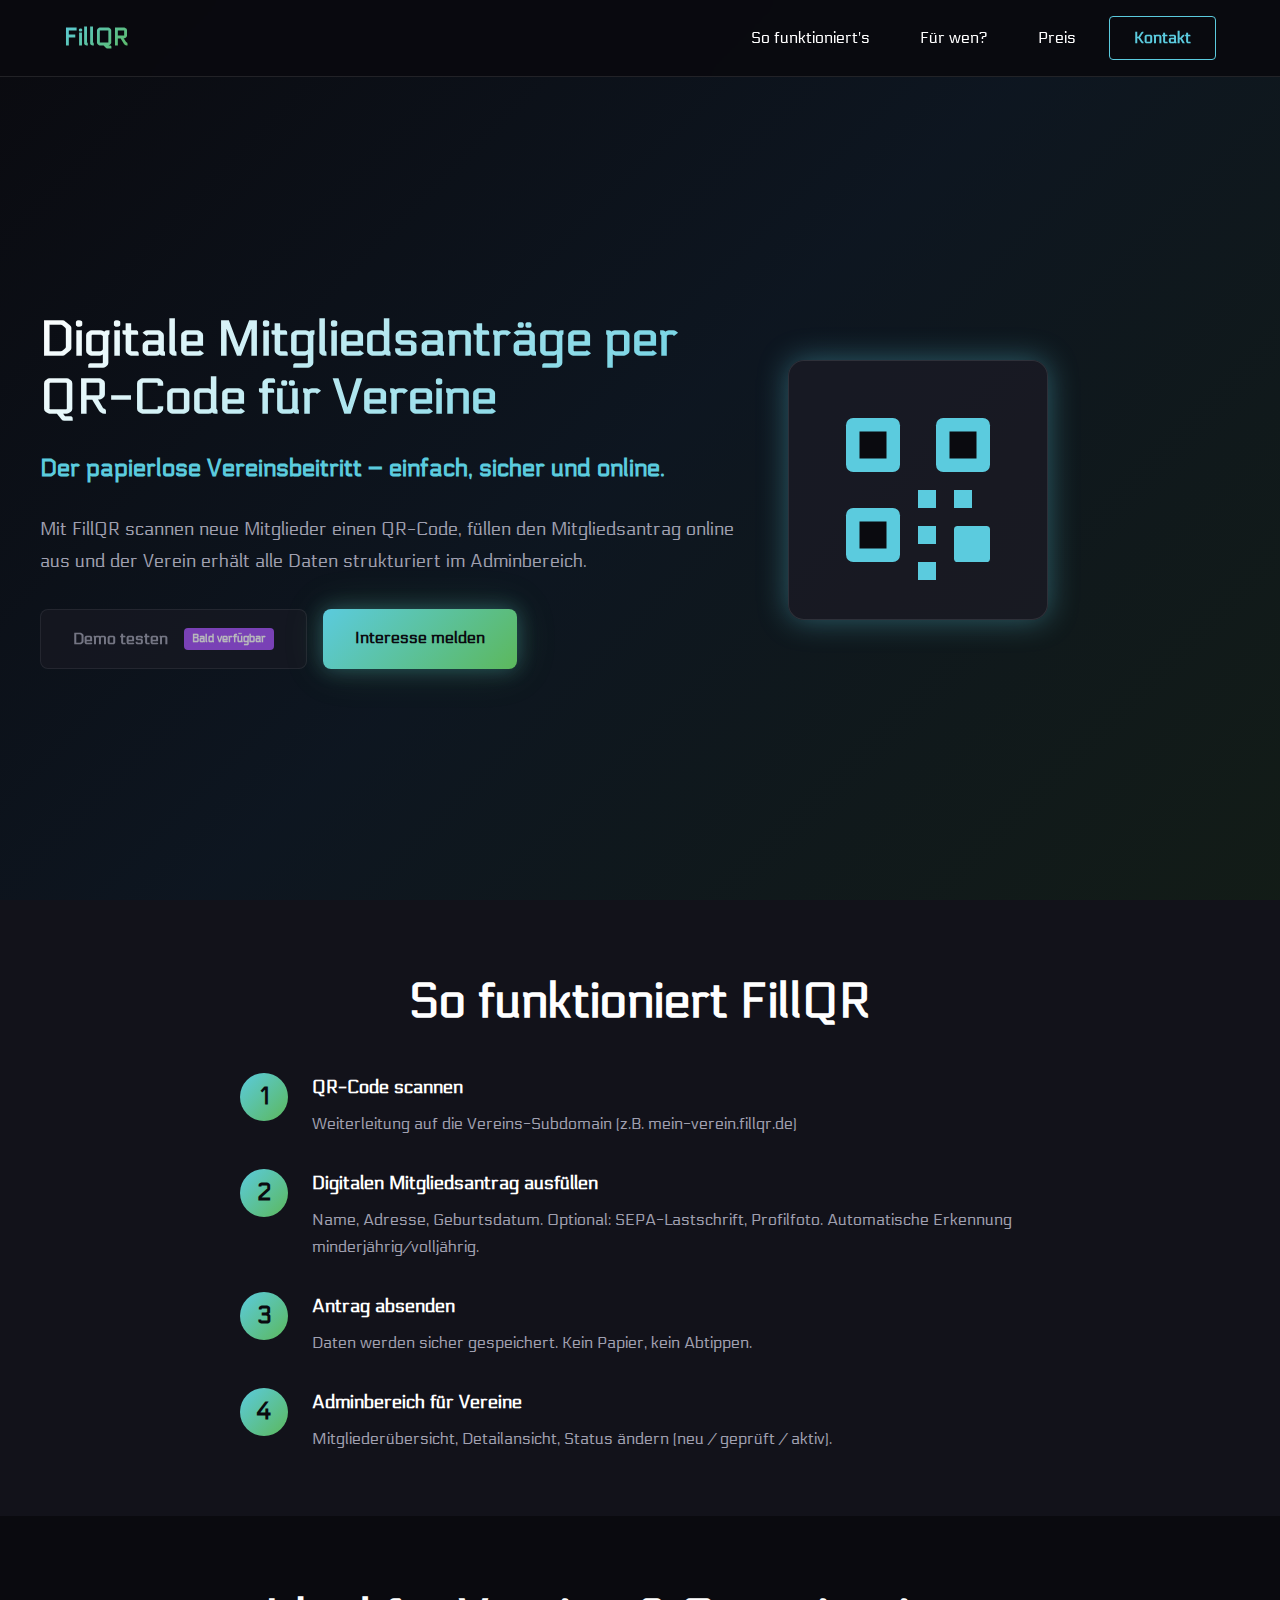
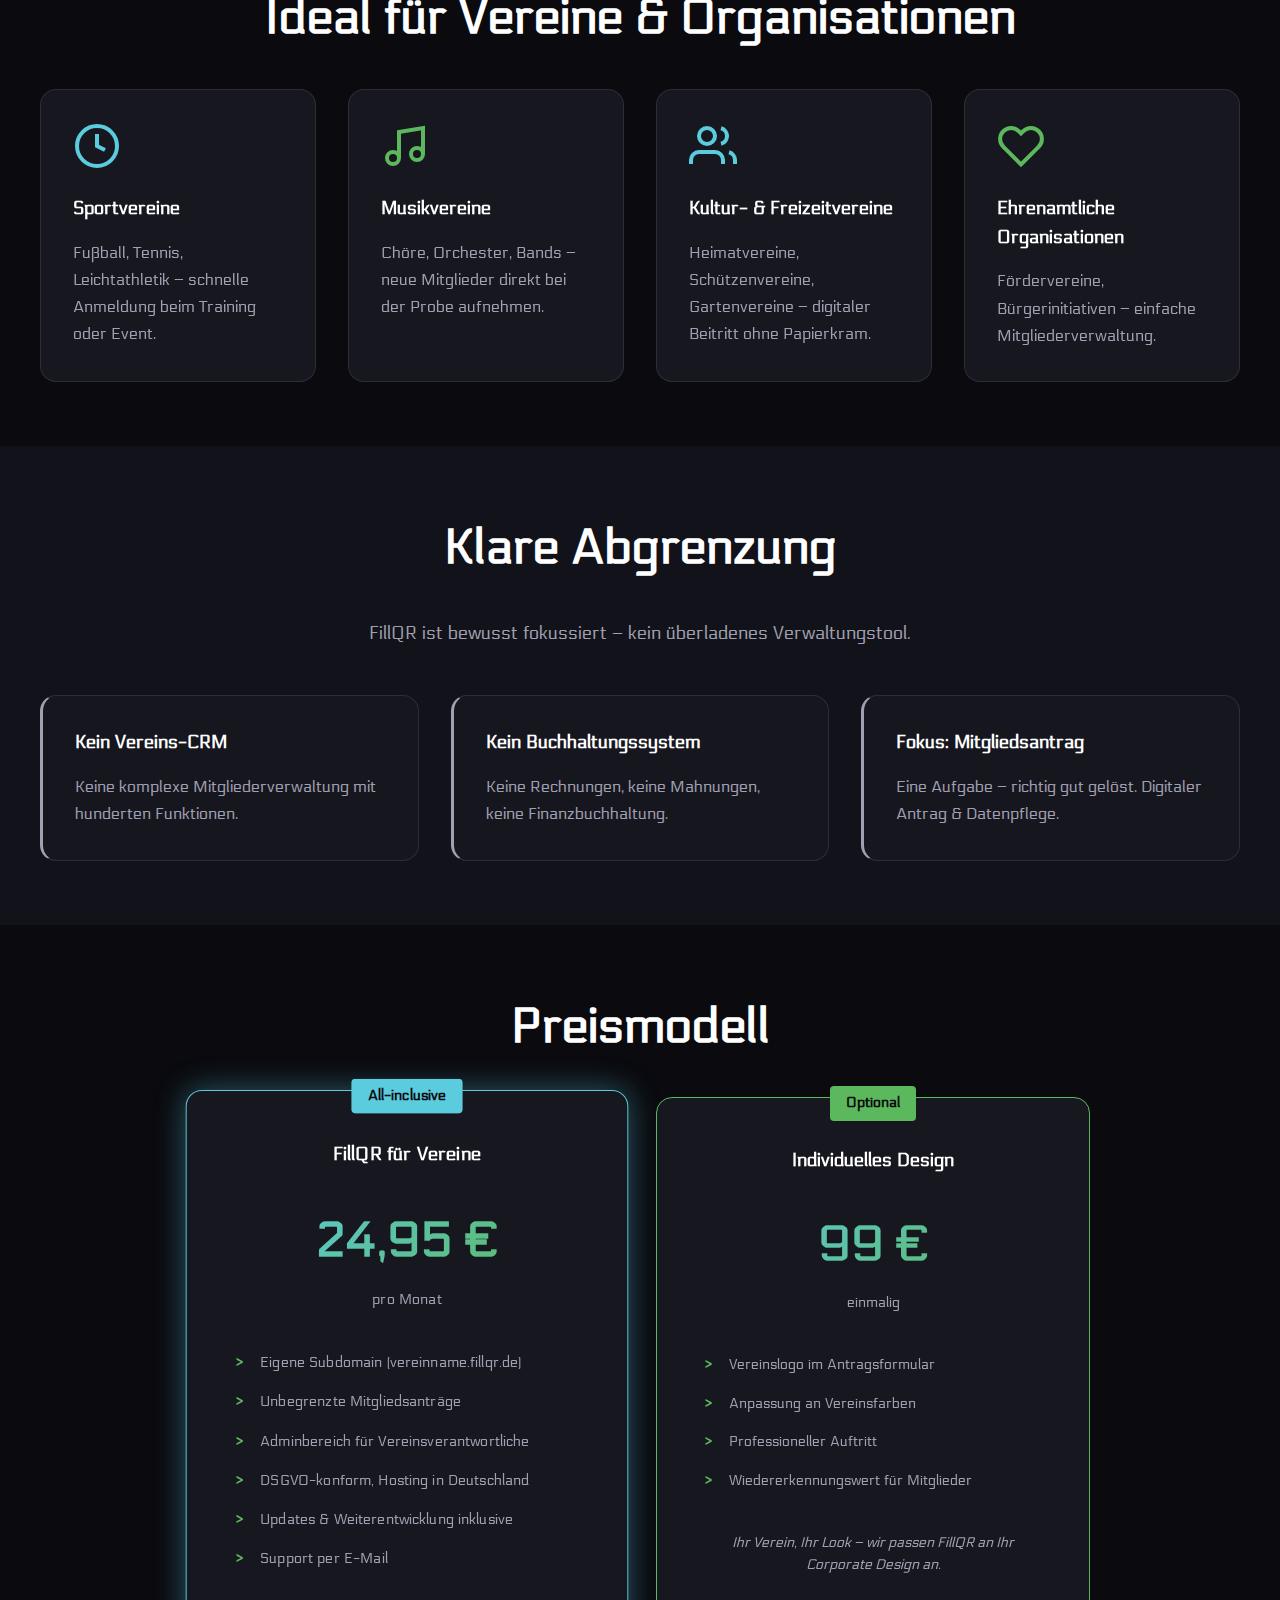
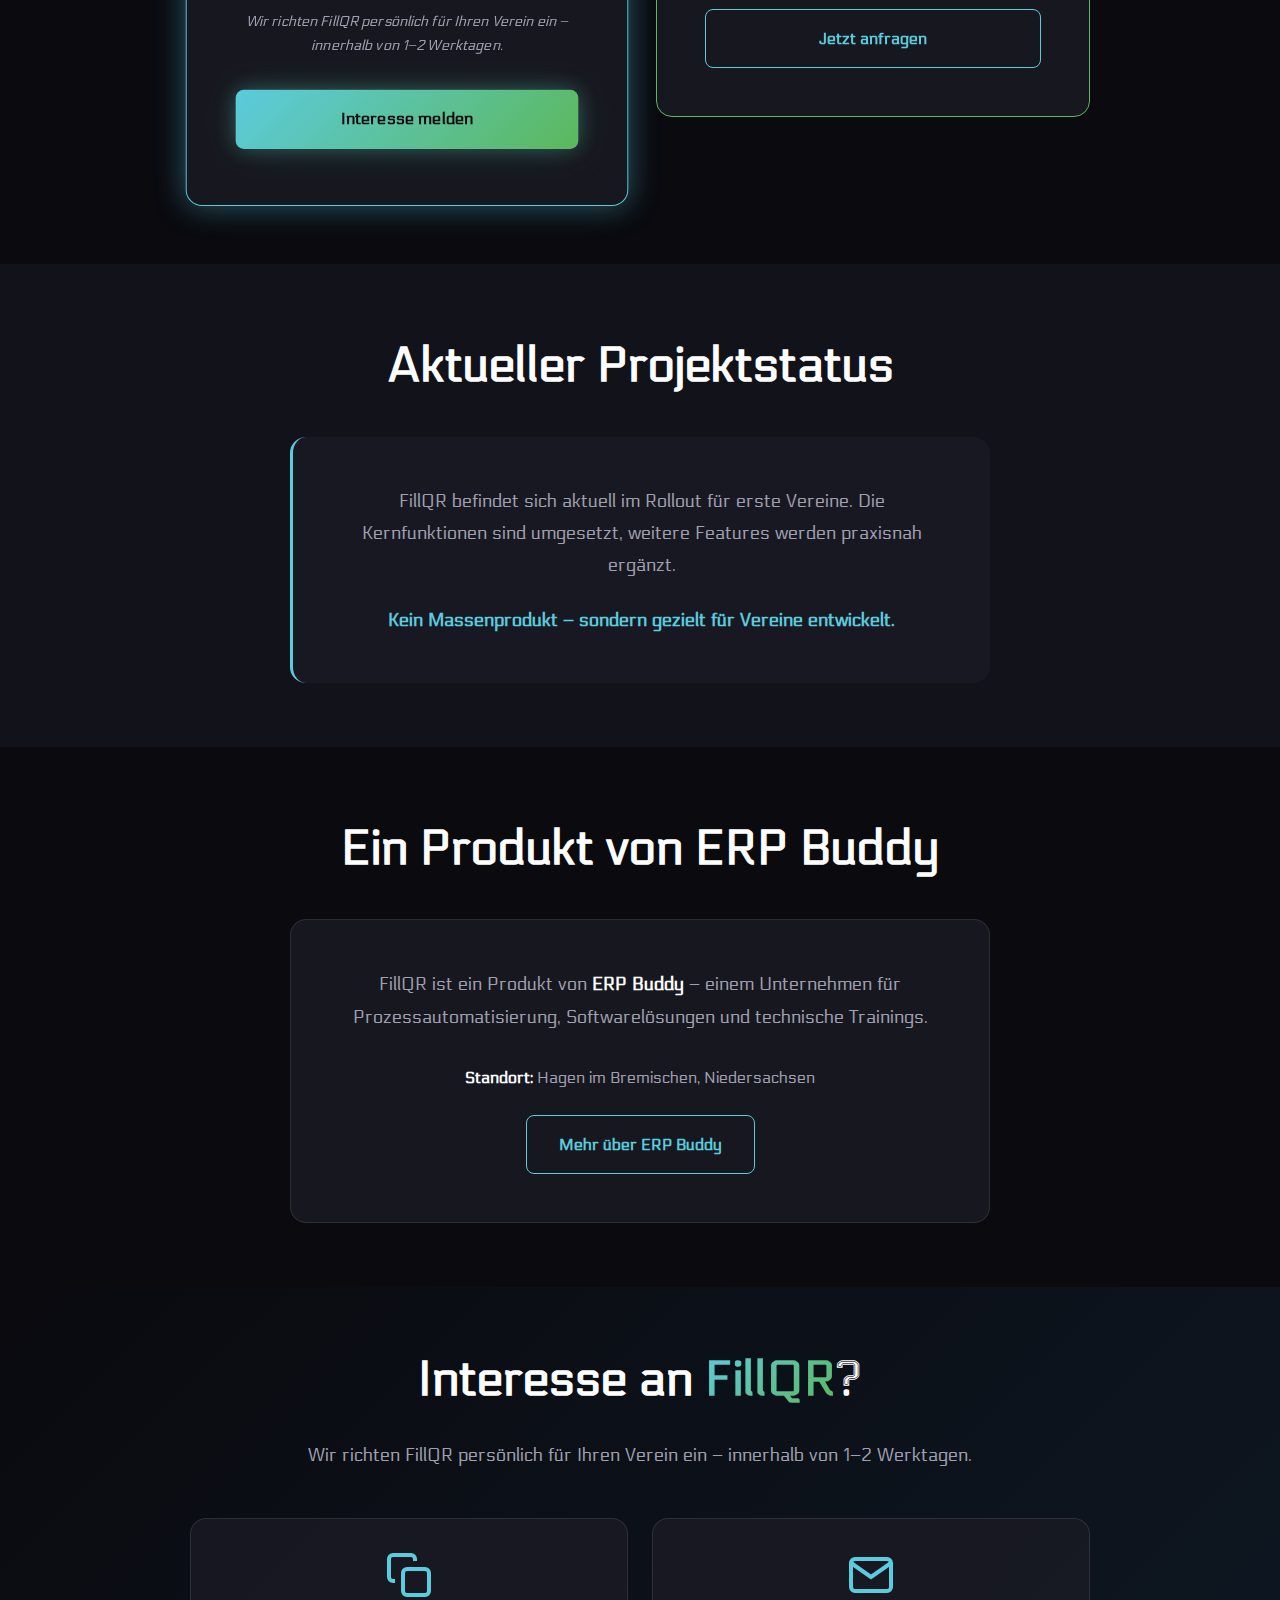
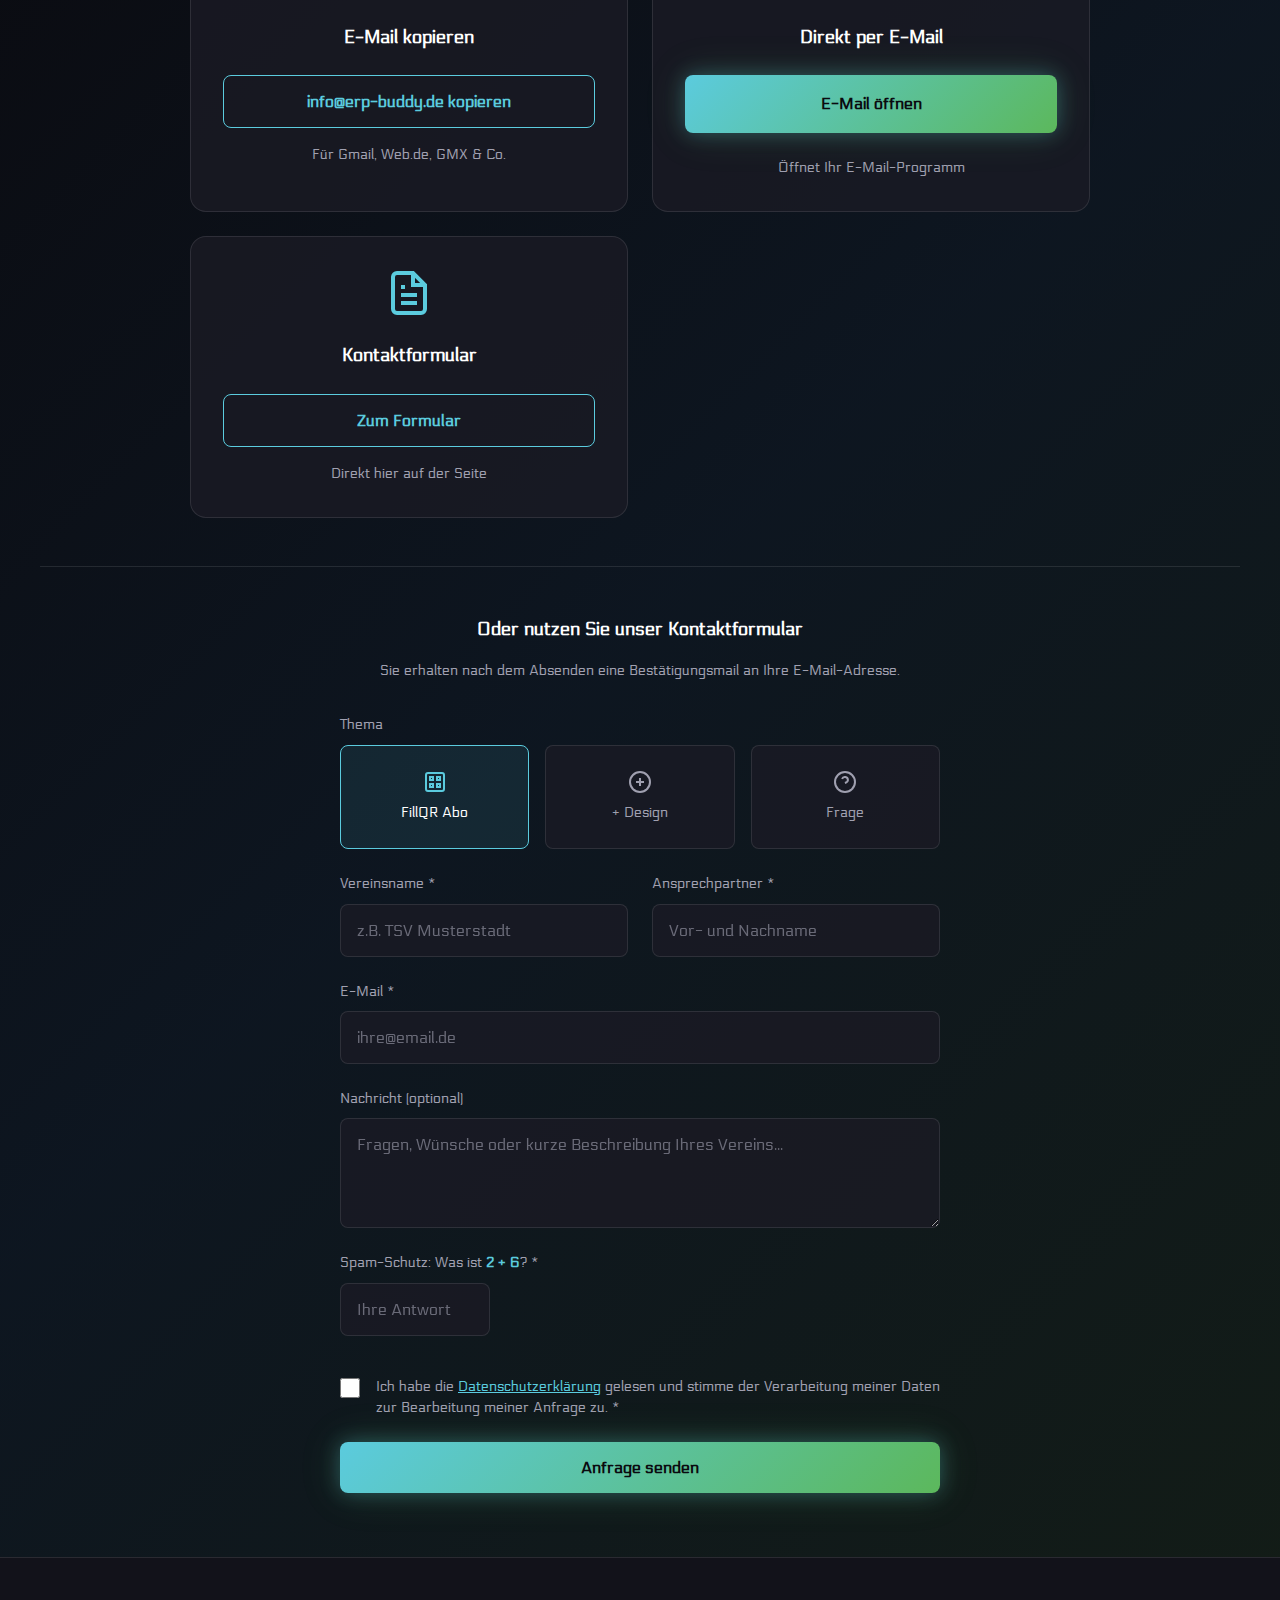
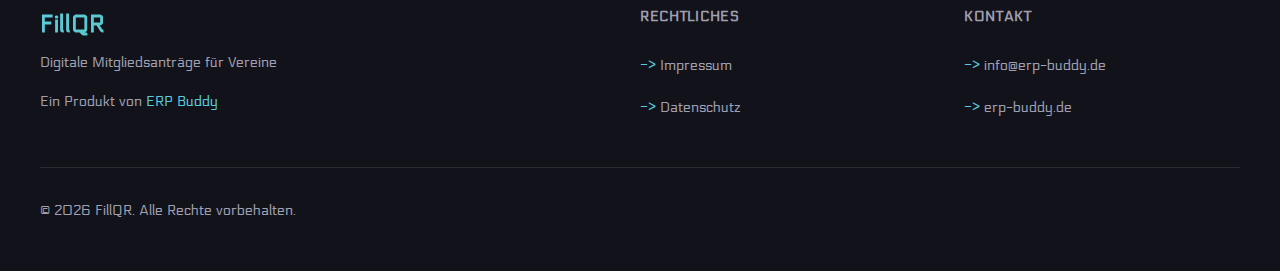
<file: index.html>
<!DOCTYPE html>
<html lang="de">
<head>
    <meta charset="UTF-8">
    <meta name="viewport" content="width=device-width, initial-scale=1.0">

    <!-- SEO -->
    <title>FillQR – Digitale Mitgliedsanträge per QR-Code für Vereine</title>
    <meta name="description" content="Digitale Mitgliedsanträge für Vereine: QR-Code scannen, Antrag online ausfüllen, Daten sicher verwalten. FillQR – einfach, papierlos, DSGVO-konform. Ab 24,95 €/Monat.">
    <meta name="keywords" content="Mitgliedsantrag digital, QR-Code Verein, Vereinsverwaltung, digitaler Beitritt, DSGVO Verein, Vereinssoftware">
    <meta name="author" content="ERP Buddy">
    <link rel="canonical" href="https://www.fillqr.de/">

    <!-- Open Graph -->
    <meta property="og:type" content="website">
    <meta property="og:url" content="https://www.fillqr.de/">
    <meta property="og:title" content="FillQR – Digitale Mitgliedsanträge per QR-Code für Vereine">
    <meta property="og:description" content="Digitale Mitgliedsanträge für Vereine: QR-Code scannen, Antrag online ausfüllen, Daten sicher verwalten. Ab 24,95 €/Monat.">
    <meta property="og:locale" content="de_DE">
    <meta property="og:site_name" content="FillQR">

    <!-- Favicon -->
    <link rel="icon" type="image/png" href="images/favicon.png">

    <!-- Styles -->
    <link rel="stylesheet" href="css/style.css">

    <!-- Structured Data: SoftwareApplication -->
    <script type="application/ld+json">
    {
        "@context": "https://schema.org",
        "@type": "SoftwareApplication",
        "name": "FillQR",
        "applicationCategory": "BusinessApplication",
        "operatingSystem": "Web",
        "description": "Digitales Mitgliedsantrags-System für Vereine. QR-Code scannen, Antrag online ausfüllen, Daten sicher verwalten.",
        "offers": {
            "@type": "Offer",
            "price": "24.95",
            "priceCurrency": "EUR",
            "priceValidUntil": "2027-12-31",
            "availability": "https://schema.org/InStock"
        },
        "provider": {
            "@type": "Organization",
            "name": "ERP Buddy",
            "url": "https://erp-buddy.de"
        }
    }
    </script>

    <!-- Structured Data: LocalBusiness (GEO) -->
    <script type="application/ld+json">
    {
        "@context": "https://schema.org",
        "@type": "LocalBusiness",
        "name": "ERP Buddy",
        "description": "Prozessautomatisierung, Softwarelösungen und technische Trainings",
        "url": "https://erp-buddy.de",
        "email": "info@erp-buddy.de",
        "address": {
            "@type": "PostalAddress",
            "streetAddress": "Ellhornstraße 13",
            "addressLocality": "Hagen im Bremischen",
            "postalCode": "27628",
            "addressRegion": "Niedersachsen",
            "addressCountry": "DE"
        },
        "geo": {
            "@type": "GeoCoordinates",
            "latitude": "53.3647",
            "longitude": "8.6508"
        },
        "areaServed": {
            "@type": "Country",
            "name": "Deutschland"
        },
        "priceRange": "€€"
    }
    </script>
</head>
<body>
    <!-- Header -->
    <header class="header">
        <div class="header__container">
            <a href="/" class="header__logo">
                <span class="header__logo-text">FillQR</span>
            </a>
            <button class="header__menu-btn" aria-label="Menü öffnen" aria-expanded="false">
                <span class="header__menu-icon"></span>
            </button>
            <nav class="header__nav" aria-label="Hauptnavigation">
                <ul class="header__nav-list">
                    <li class="header__nav-item">
                        <a href="#funktionen" class="header__nav-link">So funktioniert's</a>
                    </li>
                    <li class="header__nav-item">
                        <a href="#zielgruppe" class="header__nav-link">Für wen?</a>
                    </li>
                    <li class="header__nav-item">
                        <a href="#preis" class="header__nav-link">Preis</a>
                    </li>
                    <li class="header__nav-item">
                        <a href="#kontakt" class="header__nav-link btn btn--secondary">Kontakt</a>
                    </li>
                </ul>
            </nav>
        </div>
    </header>

    <main>
        <!-- Hero Section -->
        <section class="hero">
            <div class="hero__container">
                <div class="hero__content">
                    <h1 class="hero__title">Digitale Mitgliedsanträge per QR-Code für Vereine</h1>
                    <p class="hero__subtitle">Der papierlose Vereinsbeitritt – einfach, sicher und online.</p>
                    <p class="hero__text">Mit FillQR scannen neue Mitglieder einen QR-Code, füllen den Mitgliedsantrag online aus und der Verein erhält alle Daten strukturiert im Adminbereich.</p>
                    <div class="hero__actions">
                        <span class="btn btn--disabled" title="Demo kommt in Kürze">
                            Demo testen
                            <small class="btn__badge">Bald verfügbar</small>
                        </span>
                        <a href="#kontakt" class="btn btn--gradient">Interesse melden</a>
                    </div>
                </div>
                <div class="hero__visual">
                    <div class="hero__qr-mockup">
                        <svg viewBox="0 0 200 200" class="hero__qr-icon" aria-hidden="true">
                            <rect x="20" y="20" width="60" height="60" fill="currentColor" rx="8"/>
                            <rect x="120" y="20" width="60" height="60" fill="currentColor" rx="8"/>
                            <rect x="20" y="120" width="60" height="60" fill="currentColor" rx="8"/>
                            <rect x="100" y="100" width="20" height="20" fill="currentColor"/>
                            <rect x="140" y="100" width="20" height="20" fill="currentColor"/>
                            <rect x="100" y="140" width="20" height="20" fill="currentColor"/>
                            <rect x="140" y="140" width="40" height="40" fill="currentColor" rx="4"/>
                            <rect x="100" y="180" width="20" height="20" fill="currentColor"/>
                            <rect x="35" y="35" width="30" height="30" fill="#0a0a0f"/>
                            <rect x="135" y="35" width="30" height="30" fill="#0a0a0f"/>
                            <rect x="35" y="135" width="30" height="30" fill="#0a0a0f"/>
                        </svg>
                    </div>
                </div>
            </div>
        </section>

        <!-- So funktioniert's -->
        <section id="funktionen" class="section section--dark">
            <div class="section__container">
                <h2 class="section__title">So funktioniert FillQR</h2>
                <div class="steps steps--vertical">
                    <div class="step">
                        <div class="step__no">1</div>
                        <div class="step__body">
                            <h3>QR-Code scannen</h3>
                            <p>Weiterleitung auf die Vereins-Subdomain (z.B. mein-verein.fillqr.de)</p>
                        </div>
                    </div>
                    <div class="step">
                        <div class="step__no">2</div>
                        <div class="step__body">
                            <h3>Digitalen Mitgliedsantrag ausfüllen</h3>
                            <p>Name, Adresse, Geburtsdatum. Optional: SEPA-Lastschrift, Profilfoto. Automatische Erkennung minderjährig/volljährig.</p>
                        </div>
                    </div>
                    <div class="step">
                        <div class="step__no">3</div>
                        <div class="step__body">
                            <h3>Antrag absenden</h3>
                            <p>Daten werden sicher gespeichert. Kein Papier, kein Abtippen.</p>
                        </div>
                    </div>
                    <div class="step">
                        <div class="step__no">4</div>
                        <div class="step__body">
                            <h3>Adminbereich für Vereine</h3>
                            <p>Mitgliederübersicht, Detailansicht, Status ändern (neu / geprüft / aktiv).</p>
                        </div>
                    </div>
                </div>
            </div>
        </section>

        <!-- Für wen ist FillQR? -->
        <section id="zielgruppe" class="section">
            <div class="section__container">
                <h2 class="section__title">Ideal für Vereine & Organisationen</h2>
                <div class="cards cards--four">
                    <div class="card">
                        <div class="card__icon card__icon--cyan">
                            <svg viewBox="0 0 24 24" fill="none" stroke="currentColor" stroke-width="2">
                                <circle cx="12" cy="12" r="10"/>
                                <path d="M12 6v6l4 2"/>
                            </svg>
                        </div>
                        <h3 class="card__title">Sportvereine</h3>
                        <p class="card__text">Fußball, Tennis, Leichtathletik – schnelle Anmeldung beim Training oder Event.</p>
                    </div>
                    <div class="card">
                        <div class="card__icon card__icon--green">
                            <svg viewBox="0 0 24 24" fill="none" stroke="currentColor" stroke-width="2">
                                <path d="M9 18V5l12-2v13"/>
                                <circle cx="6" cy="18" r="3"/>
                                <circle cx="18" cy="16" r="3"/>
                            </svg>
                        </div>
                        <h3 class="card__title">Musikvereine</h3>
                        <p class="card__text">Chöre, Orchester, Bands – neue Mitglieder direkt bei der Probe aufnehmen.</p>
                    </div>
                    <div class="card">
                        <div class="card__icon card__icon--cyan">
                            <svg viewBox="0 0 24 24" fill="none" stroke="currentColor" stroke-width="2">
                                <path d="M17 21v-2a4 4 0 0 0-4-4H5a4 4 0 0 0-4 4v2"/>
                                <circle cx="9" cy="7" r="4"/>
                                <path d="M23 21v-2a4 4 0 0 0-3-3.87"/>
                                <path d="M16 3.13a4 4 0 0 1 0 7.75"/>
                            </svg>
                        </div>
                        <h3 class="card__title">Kultur- & Freizeitvereine</h3>
                        <p class="card__text">Heimatvereine, Schützenvereine, Gartenvereine – digitaler Beitritt ohne Papierkram.</p>
                    </div>
                    <div class="card">
                        <div class="card__icon card__icon--green">
                            <svg viewBox="0 0 24 24" fill="none" stroke="currentColor" stroke-width="2">
                                <path d="M20.84 4.61a5.5 5.5 0 0 0-7.78 0L12 5.67l-1.06-1.06a5.5 5.5 0 0 0-7.78 7.78l1.06 1.06L12 21.23l7.78-7.78 1.06-1.06a5.5 5.5 0 0 0 0-7.78z"/>
                            </svg>
                        </div>
                        <h3 class="card__title">Ehrenamtliche Organisationen</h3>
                        <p class="card__text">Fördervereine, Bürgerinitiativen – einfache Mitgliederverwaltung.</p>
                    </div>
                </div>
            </div>
        </section>

        <!-- Was FillQR NICHT ist -->
        <section class="section section--dark">
            <div class="section__container">
                <h2 class="section__title">Klare Abgrenzung</h2>
                <p class="section__subtitle">FillQR ist bewusst fokussiert – kein überladenes Verwaltungstool.</p>
                <div class="grid grid--3">
                    <div class="panel panel--muted">
                        <h3>Kein Vereins-CRM</h3>
                        <p>Keine komplexe Mitgliederverwaltung mit hunderten Funktionen.</p>
                    </div>
                    <div class="panel panel--muted">
                        <h3>Kein Buchhaltungssystem</h3>
                        <p>Keine Rechnungen, keine Mahnungen, keine Finanzbuchhaltung.</p>
                    </div>
                    <div class="panel panel--muted">
                        <h3>Fokus: Mitgliedsantrag</h3>
                        <p>Eine Aufgabe – richtig gut gelöst. Digitaler Antrag & Datenpflege.</p>
                    </div>
                </div>
            </div>
        </section>

        <!-- Preis -->
        <section id="preis" class="section">
            <div class="section__container">
                <h2 class="section__title">Preismodell</h2>
                <div class="pricing-grid">
                    <!-- Hauptangebot -->
                    <div class="pricing-card pricing-card--featured">
                        <span class="pricing-card__badge">All-inclusive</span>
                        <h3 class="card__title">FillQR für Vereine</h3>
                        <div class="pricing-card__price">24,95 €</div>
                        <div class="pricing-card__term">pro Monat</div>
                        <ul class="pricing-card__features">
                            <li>Eigene Subdomain (vereinname.fillqr.de)</li>
                            <li>Unbegrenzte Mitgliedsanträge</li>
                            <li>Adminbereich für Vereinsverantwortliche</li>
                            <li>DSGVO-konform, Hosting in Deutschland</li>
                            <li>Updates & Weiterentwicklung inklusive</li>
                            <li>Support per E-Mail</li>
                        </ul>
                        <p class="pricing-card__note">Wir richten FillQR persönlich für Ihren Verein ein – innerhalb von 1–2 Werktagen.</p>
                        <a href="#kontakt" class="btn btn--gradient btn--full">Interesse melden</a>
                    </div>

                    <!-- Zusatzoption -->
                    <div class="pricing-card pricing-card--addon">
                        <span class="pricing-card__badge pricing-card__badge--addon">Optional</span>
                        <h3 class="card__title">Individuelles Design</h3>
                        <div class="pricing-card__price">99 €</div>
                        <div class="pricing-card__term">einmalig</div>
                        <ul class="pricing-card__features">
                            <li>Vereinslogo im Antragsformular</li>
                            <li>Anpassung an Vereinsfarben</li>
                            <li>Professioneller Auftritt</li>
                            <li>Wiedererkennungswert für Mitglieder</li>
                        </ul>
                        <p class="pricing-card__note">Ihr Verein, Ihr Look – wir passen FillQR an Ihr Corporate Design an.</p>
                        <a href="#kontakt" class="btn btn--secondary btn--full">Jetzt anfragen</a>
                    </div>
                </div>
            </div>
        </section>

        <!-- Status & Transparenz -->
        <section class="section section--dark">
            <div class="section__container">
                <h2 class="section__title">Aktueller Projektstatus</h2>
                <div class="status-box">
                    <p class="status-box__text">FillQR befindet sich aktuell im Rollout für erste Vereine. Die Kernfunktionen sind umgesetzt, weitere Features werden praxisnah ergänzt.</p>
                    <p class="status-box__highlight">Kein Massenprodukt – sondern gezielt für Vereine entwickelt.</p>
                </div>
            </div>
        </section>

        <!-- Betreiber -->
        <section class="section">
            <div class="section__container">
                <h2 class="section__title">Ein Produkt von ERP Buddy</h2>
                <div class="betreiber-card">
                    <p class="betreiber-card__text">FillQR ist ein Produkt von <strong>ERP Buddy</strong> – einem Unternehmen für Prozessautomatisierung, Softwarelösungen und technische Trainings.</p>
                    <div class="betreiber-card__details">
                        <p><strong>Standort:</strong> Hagen im Bremischen, Niedersachsen</p>
                        <a href="https://erp-buddy.de" target="_blank" rel="noopener" class="btn btn--secondary">Mehr über ERP Buddy</a>
                    </div>
                </div>
            </div>
        </section>

        <!-- Kontakt Section -->
        <section id="kontakt" class="section section--cta">
            <div class="section__container">
                <h2 class="section__title section__title--gradient">Interesse an <span>FillQR</span>?</h2>
                <p class="section__subtitle">Wir richten FillQR persönlich für Ihren Verein ein – innerhalb von 1–2 Werktagen.</p>

                <!-- Contact Options (Three Boxes) -->
                <div class="contact-options contact-options--three">
                    <div class="contact-option">
                        <div class="contact-option__icon">
                            <svg viewBox="0 0 24 24" fill="none" stroke="currentColor" stroke-width="2">
                                <rect x="9" y="9" width="13" height="13" rx="2" ry="2"/>
                                <path d="M5 15H4a2 2 0 0 1-2-2V4a2 2 0 0 1 2-2h9a2 2 0 0 1 2 2v1"/>
                            </svg>
                        </div>
                        <h3>E-Mail kopieren</h3>
                        <button id="copy-email-btn" class="btn btn--secondary btn--full">info@erp-buddy.de kopieren</button>
                        <p class="contact-option__hint">Für Gmail, Web.de, GMX &amp; Co.</p>
                    </div>
                    <div class="contact-option">
                        <div class="contact-option__icon">
                            <svg viewBox="0 0 24 24" fill="none" stroke="currentColor" stroke-width="2">
                                <path d="M4 4h16c1.1 0 2 .9 2 2v12c0 1.1-.9 2-2 2H4c-1.1 0-2-.9-2-2V6c0-1.1.9-2 2-2z"/>
                                <polyline points="22,6 12,13 2,6"/>
                            </svg>
                        </div>
                        <h3>Direkt per E-Mail</h3>
                        <a href="mailto:info@erp-buddy.de?subject=[FillQR] Interesse" class="btn btn--gradient btn--full">E-Mail öffnen</a>
                        <p class="contact-option__hint">Öffnet Ihr E-Mail-Programm</p>
                    </div>
                    <div class="contact-option">
                        <div class="contact-option__icon">
                            <svg viewBox="0 0 24 24" fill="none" stroke="currentColor" stroke-width="2">
                                <path d="M14 2H6a2 2 0 0 0-2 2v16a2 2 0 0 0 2 2h12a2 2 0 0 0 2-2V8z"/>
                                <polyline points="14 2 14 8 20 8"/>
                                <line x1="16" y1="13" x2="8" y2="13"/>
                                <line x1="16" y1="17" x2="8" y2="17"/>
                                <polyline points="10 9 9 9 8 9"/>
                            </svg>
                        </div>
                        <h3>Kontaktformular</h3>
                        <button id="scroll-to-form-btn" class="btn btn--secondary btn--full">Zum Formular</button>
                        <p class="contact-option__hint">Direkt hier auf der Seite</p>
                    </div>
                </div>

                <!-- Contact Form (als Ergänzung) -->
                <div class="contact-form-wrapper">
                    <h3 class="contact-form__title">Oder nutzen Sie unser Kontaktformular</h3>
                    <p class="contact-form__note">Sie erhalten nach dem Absenden eine Bestätigungsmail an Ihre E-Mail-Adresse.</p>
                    <div class="contact">
                    <form id="contact-form" class="contact__form">
                        <!-- Honeypot (Anti-Bot) -->
                        <div class="contact__field contact__honeypot" aria-hidden="true">
                            <label for="website">Website</label>
                            <input type="text" id="website" name="website" tabindex="-1" autocomplete="off">
                        </div>

                        <!-- Topic Selection -->
                        <div class="contact__field">
                            <span class="contact__label">Thema</span>
                            <div class="contact__options">
                                <label class="contact__option">
                                    <input type="radio" name="topic" value="Interesse an FillQR" checked>
                                    <div class="contact__option-box">
                                        <svg xmlns="http://www.w3.org/2000/svg" viewBox="0 0 24 24" fill="none" stroke="currentColor" stroke-width="2">
                                            <rect x="3" y="3" width="18" height="18" rx="2"/>
                                            <rect x="7" y="7" width="3" height="3"/>
                                            <rect x="14" y="7" width="3" height="3"/>
                                            <rect x="7" y="14" width="3" height="3"/>
                                            <rect x="14" y="14" width="3" height="3"/>
                                        </svg>
                                        <span>FillQR Abo</span>
                                    </div>
                                </label>
                                <label class="contact__option">
                                    <input type="radio" name="topic" value="Individuelles Design">
                                    <div class="contact__option-box">
                                        <svg xmlns="http://www.w3.org/2000/svg" viewBox="0 0 24 24" fill="none" stroke="currentColor" stroke-width="2">
                                            <circle cx="12" cy="12" r="10"/>
                                            <path d="M12 8v8"/>
                                            <path d="M8 12h8"/>
                                        </svg>
                                        <span>+ Design</span>
                                    </div>
                                </label>
                                <label class="contact__option">
                                    <input type="radio" name="topic" value="Allgemeine Frage">
                                    <div class="contact__option-box">
                                        <svg xmlns="http://www.w3.org/2000/svg" viewBox="0 0 24 24" fill="none" stroke="currentColor" stroke-width="2">
                                            <circle cx="12" cy="12" r="10"/>
                                            <path d="M9.09 9a3 3 0 0 1 5.83 1c0 2-3 3-3 3"/>
                                            <line x1="12" y1="17" x2="12.01" y2="17"/>
                                        </svg>
                                        <span>Frage</span>
                                    </div>
                                </label>
                            </div>
                        </div>

                        <!-- Verein + Ansprechpartner -->
                        <div class="contact__row">
                            <div class="contact__field">
                                <label for="verein" class="contact__label">Vereinsname *</label>
                                <input type="text" id="verein" name="verein" class="contact__input" required placeholder="z.B. TSV Musterstadt">
                            </div>
                            <div class="contact__field">
                                <label for="name" class="contact__label">Ansprechpartner *</label>
                                <input type="text" id="name" name="name" class="contact__input" required placeholder="Vor- und Nachname">
                            </div>
                        </div>

                        <!-- Email -->
                        <div class="contact__field">
                            <label for="email" class="contact__label">E-Mail *</label>
                            <input type="email" id="email" name="email" class="contact__input" required placeholder="ihre@email.de">
                        </div>

                        <!-- Message -->
                        <div class="contact__field">
                            <label for="message" class="contact__label">Nachricht (optional)</label>
                            <textarea id="message" name="message" class="contact__textarea" rows="4" placeholder="Fragen, Wünsche oder kurze Beschreibung Ihres Vereins..."></textarea>
                        </div>

                        <!-- Captcha -->
                        <div class="contact__field contact__captcha">
                            <label for="captcha" class="contact__label">Spam-Schutz: Was ist <span id="captcha-question"></span>? *</label>
                            <input type="text" id="captcha" name="captcha" class="contact__input contact__input--small" required placeholder="Ihre Antwort" autocomplete="off">
                        </div>

                        <!-- Privacy Checkbox -->
                        <div class="contact__field contact__privacy">
                            <label class="contact__checkbox">
                                <input type="checkbox" id="privacy" name="privacy" required>
                                <span class="contact__checkbox-text">Ich habe die <a href="datenschutz" target="_blank" rel="noopener">Datenschutzerklärung</a> gelesen und stimme der Verarbeitung meiner Daten zur Bearbeitung meiner Anfrage zu. *</span>
                            </label>
                        </div>

                        <!-- Submit -->
                        <button type="submit" class="btn btn--gradient btn--full">Anfrage senden</button>

                    </form>
                    </div>
                </div>
            </div>
        </section>
    </main>

    <!-- Footer -->
    <footer class="footer">
        <div class="footer__container">
            <div class="footer__grid">
                <div class="footer__brand">
                    <p class="footer__title">FillQR</p>
                    <p class="footer__tagline">Digitale Mitgliedsanträge für Vereine</p>
                    <p class="footer__note">Ein Produkt von <a href="https://erp-buddy.de" target="_blank" rel="noopener noreferrer">ERP Buddy</a></p>
                </div>
                <div class="footer__links">
                    <h4 class="footer__links-title">RECHTLICHES</h4>
                    <ul>
                        <li><a href="impressum">Impressum</a></li>
                        <li><a href="datenschutz">Datenschutz</a></li>
                    </ul>
                </div>
                <div class="footer__links">
                    <h4 class="footer__links-title">KONTAKT</h4>
                    <ul>
                        <li><a href="mailto:info@erp-buddy.de">info@erp-buddy.de</a></li>
                        <li><a href="https://erp-buddy.de" target="_blank" rel="noopener">erp-buddy.de</a></li>
                    </ul>
                </div>
            </div>
            <div class="footer__bottom">
                <p class="footer__copyright">© 2026 FillQR. Alle Rechte vorbehalten.</p>
            </div>
        </div>
    </footer>

    <script src="js/main.js"></script>
</body>
</html>
</file>
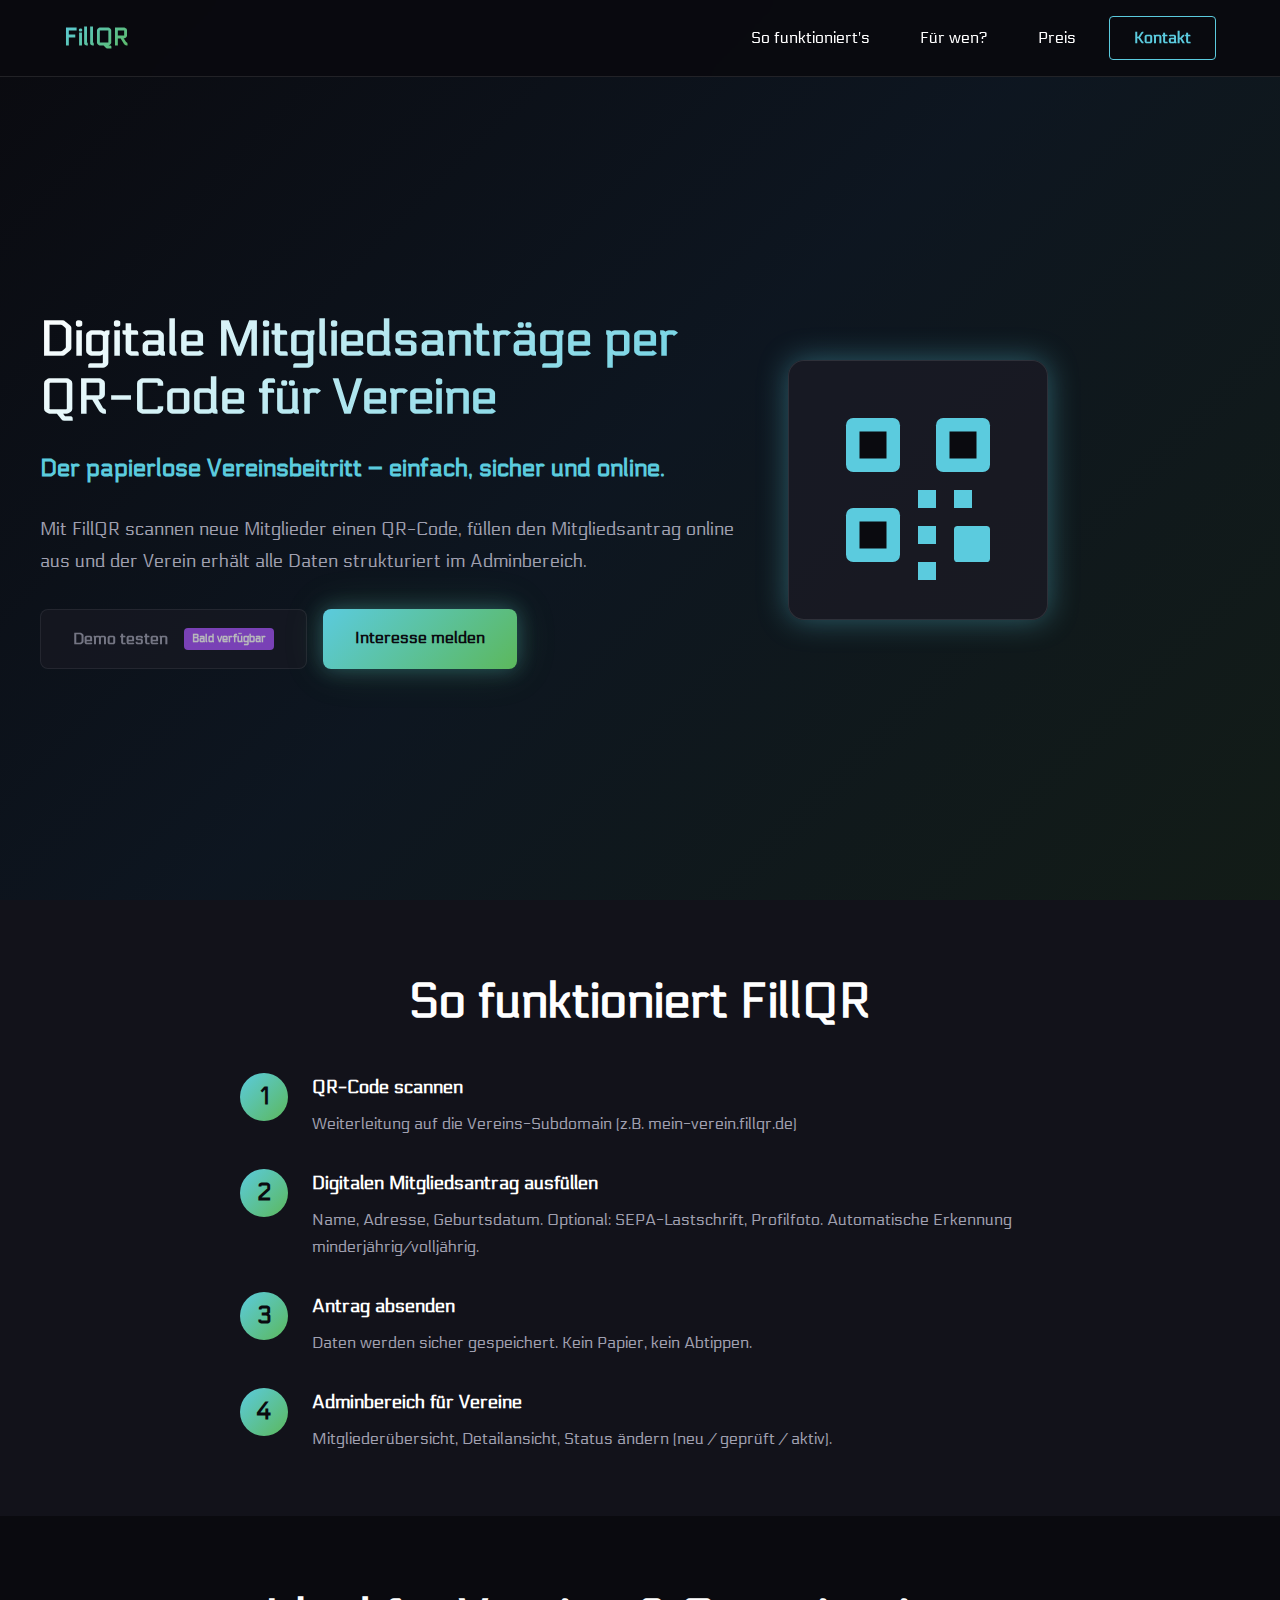
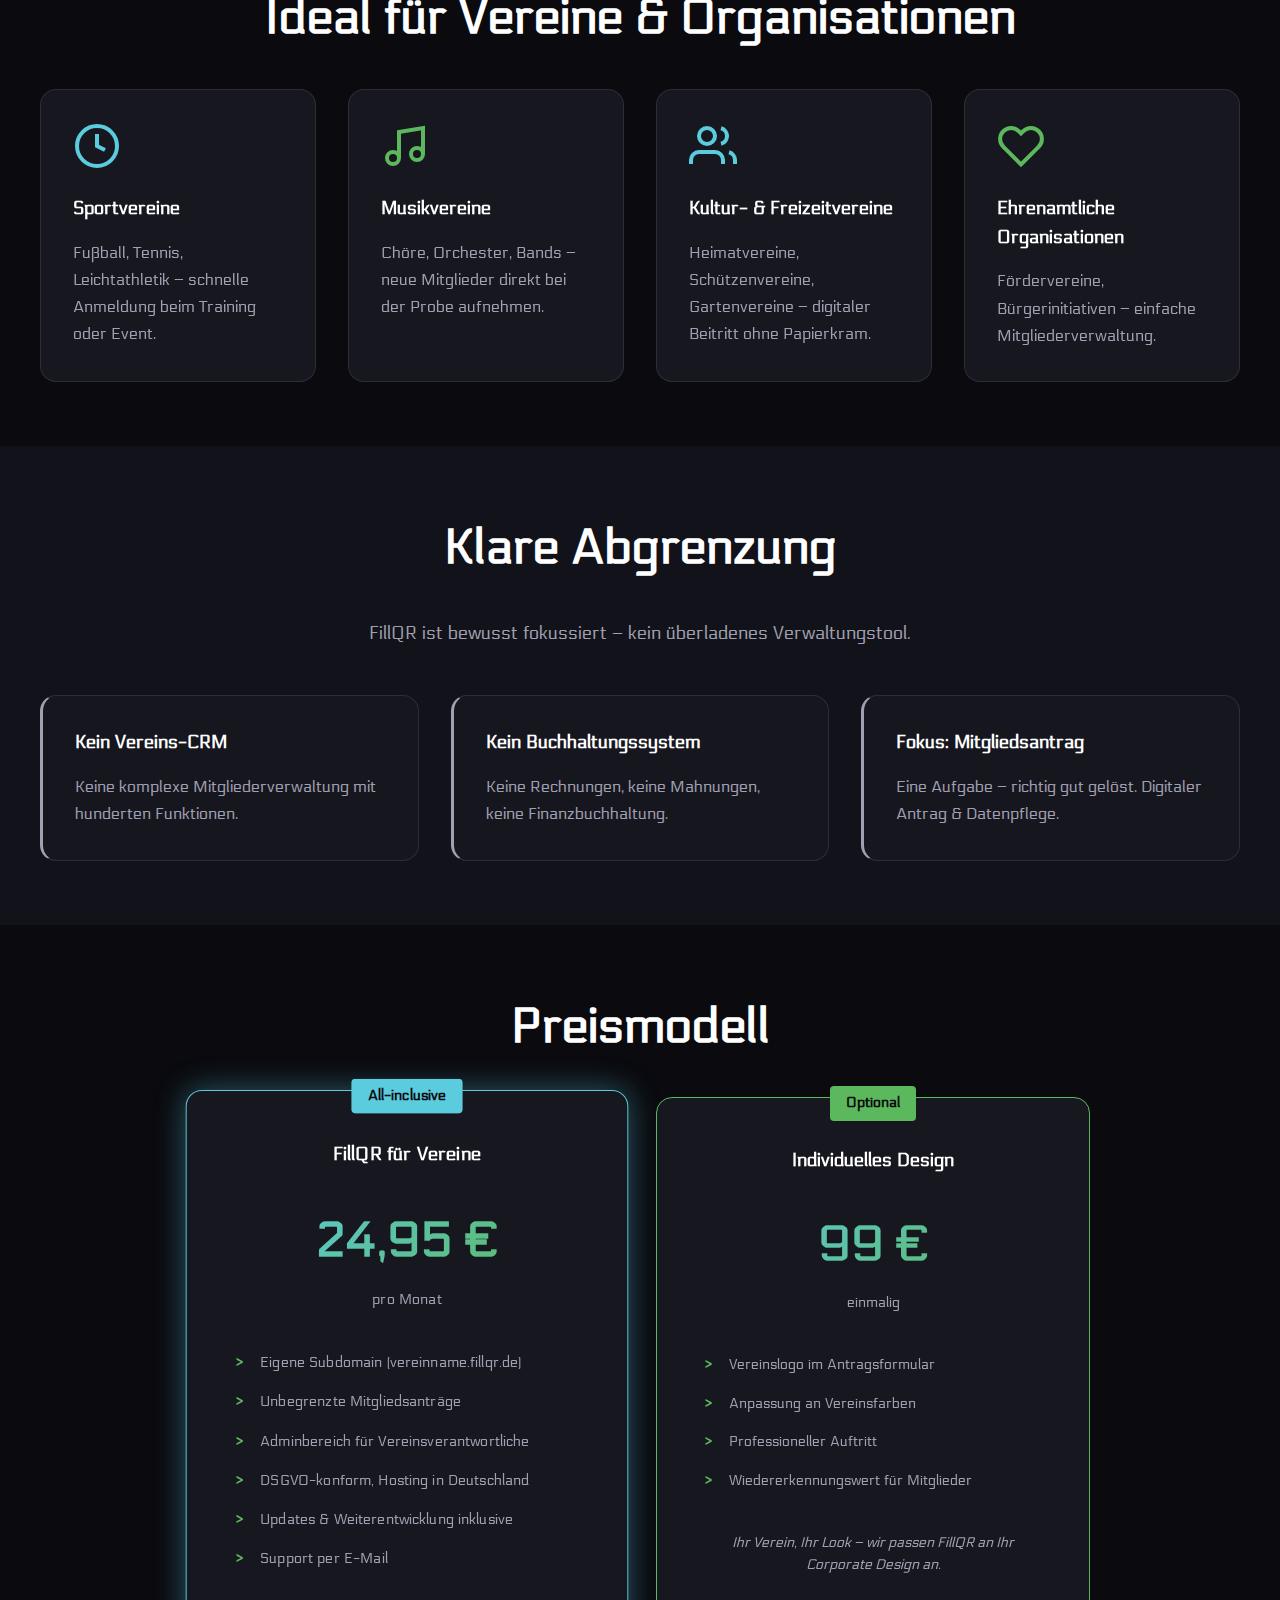
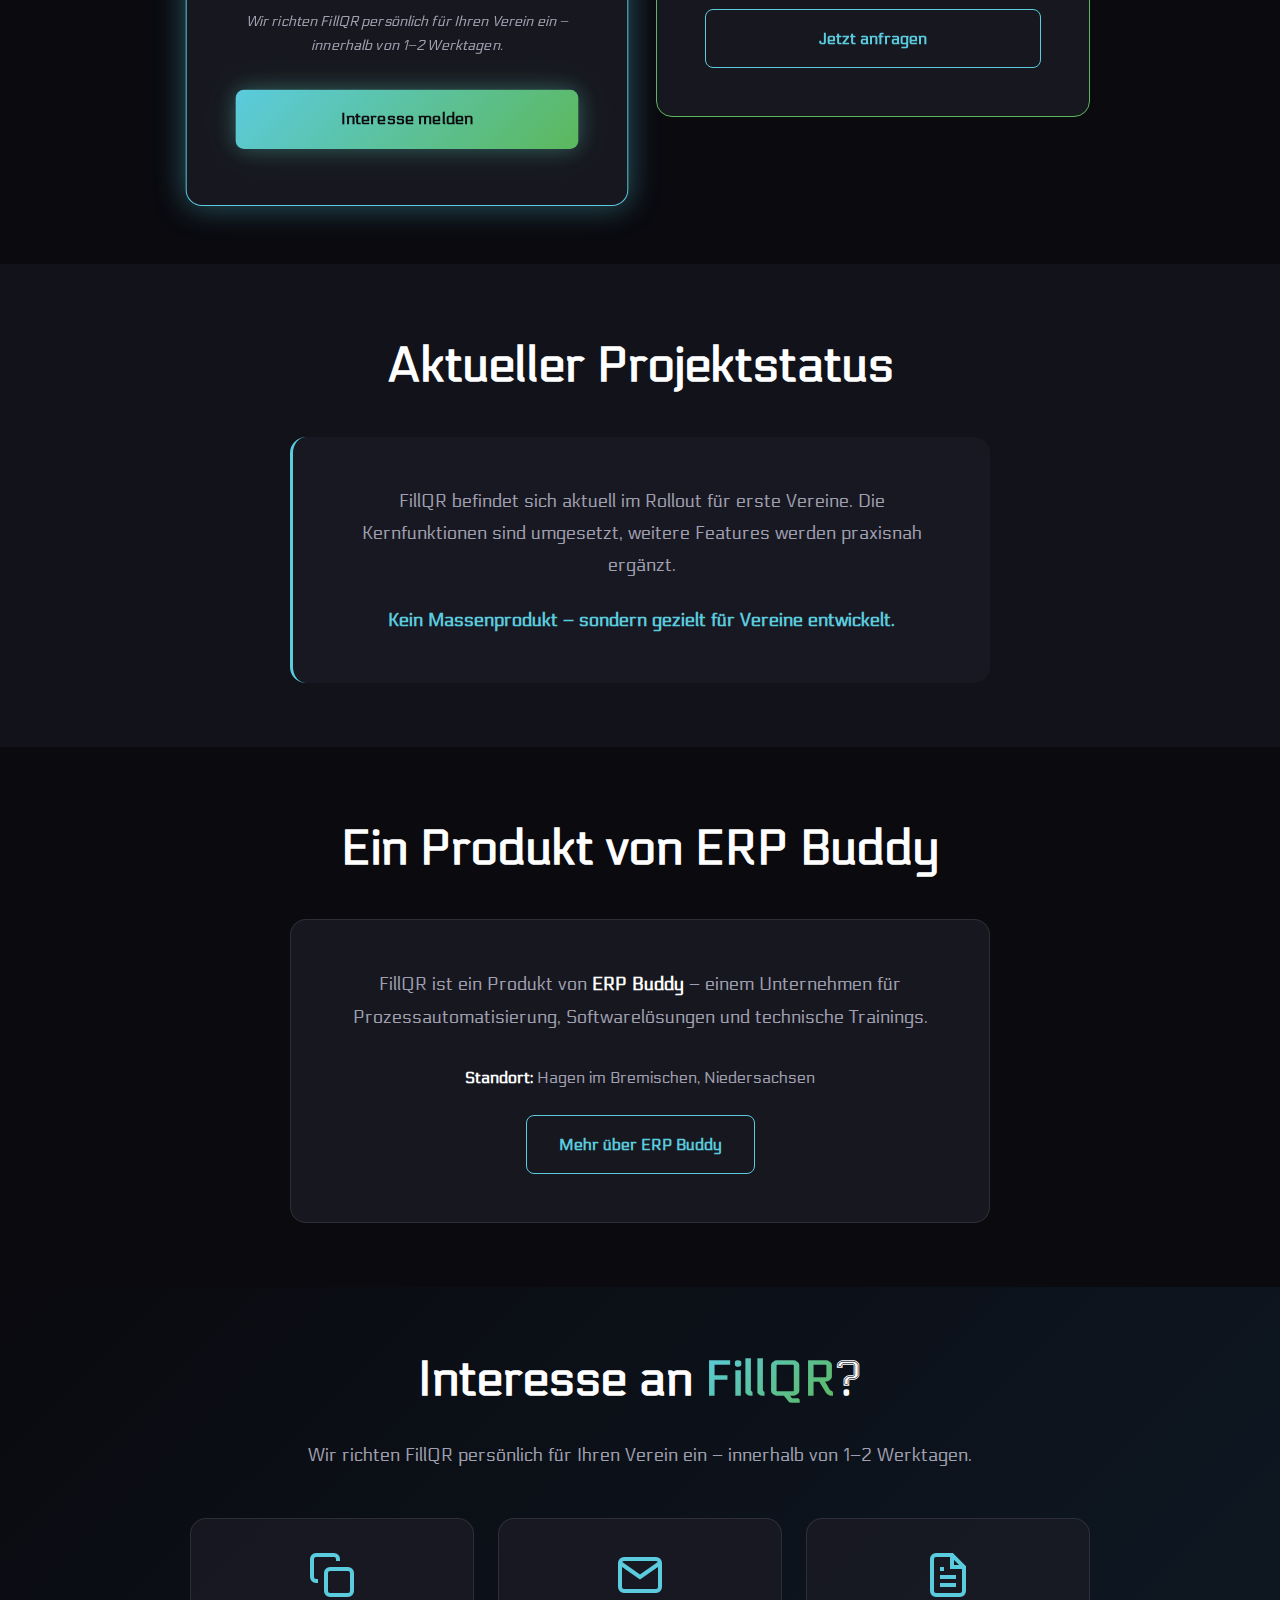
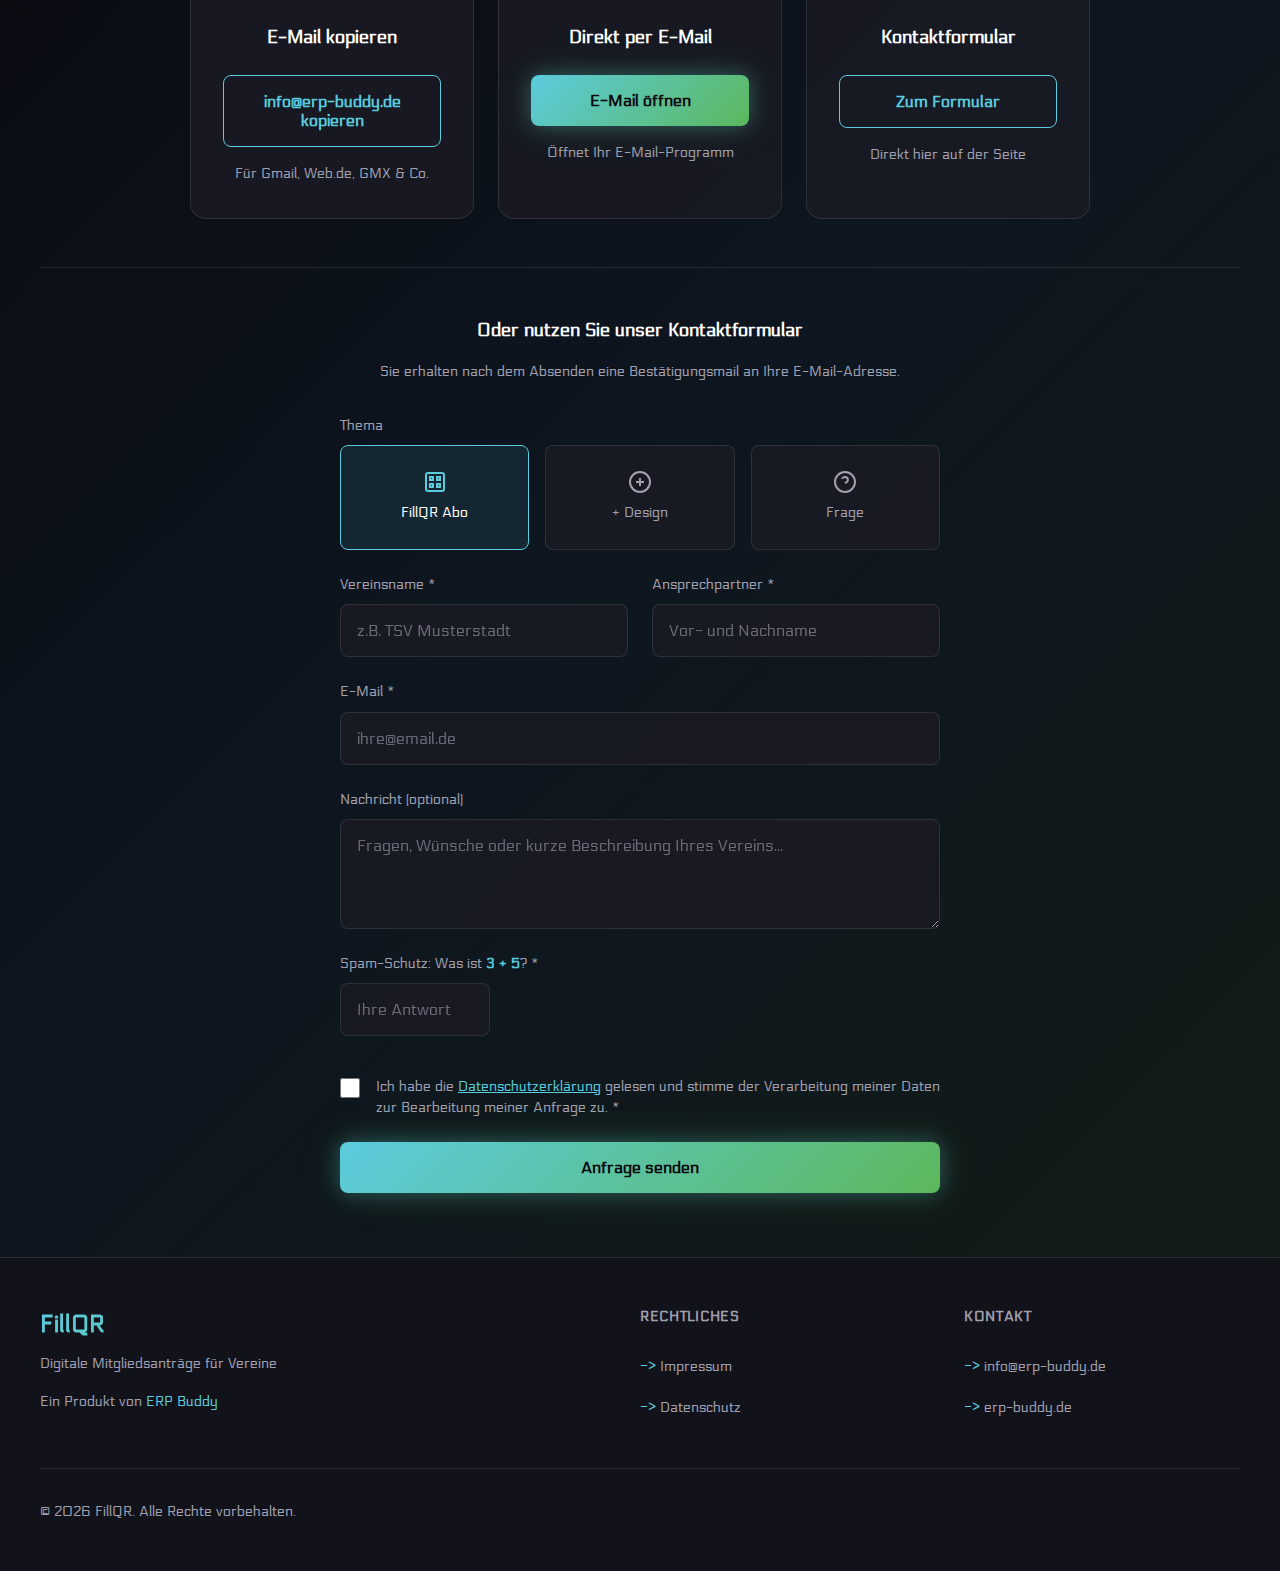
<file: public/index.html>
<!DOCTYPE html>
<html lang="de">
<head>
    <meta charset="UTF-8">
    <meta name="viewport" content="width=device-width, initial-scale=1.0">

    <!-- SEO -->
    <title>FillQR – Digitale Mitgliedsanträge per QR-Code für Vereine</title>
    <meta name="description" content="Digitale Mitgliedsanträge für Vereine: QR-Code scannen, Antrag online ausfüllen, Daten sicher verwalten. FillQR – einfach, papierlos, DSGVO-konform. Ab 24,95 €/Monat.">
    <meta name="keywords" content="Mitgliedsantrag digital, QR-Code Verein, Vereinsverwaltung, digitaler Beitritt, DSGVO Verein, Vereinssoftware">
    <meta name="author" content="ERP Buddy">
    <link rel="canonical" href="https://www.fillqr.de/">

    <!-- Open Graph -->
    <meta property="og:type" content="website">
    <meta property="og:url" content="https://www.fillqr.de/">
    <meta property="og:title" content="FillQR – Digitale Mitgliedsanträge per QR-Code für Vereine">
    <meta property="og:description" content="Digitale Mitgliedsanträge für Vereine: QR-Code scannen, Antrag online ausfüllen, Daten sicher verwalten. Ab 24,95 €/Monat.">
    <meta property="og:locale" content="de_DE">
    <meta property="og:site_name" content="FillQR">

    <!-- Favicon -->
    <link rel="icon" type="image/png" href="images/favicon.png">

    <!-- Styles -->
    <link rel="stylesheet" href="css/style.css">

    <!-- Structured Data: SoftwareApplication -->
    <script type="application/ld+json">
    {
        "@context": "https://schema.org",
        "@type": "SoftwareApplication",
        "name": "FillQR",
        "applicationCategory": "BusinessApplication",
        "operatingSystem": "Web",
        "description": "Digitales Mitgliedsantrags-System für Vereine. QR-Code scannen, Antrag online ausfüllen, Daten sicher verwalten.",
        "offers": {
            "@type": "Offer",
            "price": "24.95",
            "priceCurrency": "EUR",
            "priceValidUntil": "2027-12-31",
            "availability": "https://schema.org/InStock"
        },
        "provider": {
            "@type": "Organization",
            "name": "ERP Buddy",
            "url": "https://erp-buddy.de"
        }
    }
    </script>

    <!-- Structured Data: LocalBusiness (GEO) -->
    <script type="application/ld+json">
    {
        "@context": "https://schema.org",
        "@type": "LocalBusiness",
        "name": "ERP Buddy",
        "description": "Prozessautomatisierung, Softwarelösungen und technische Trainings",
        "url": "https://erp-buddy.de",
        "email": "info@erp-buddy.de",
        "address": {
            "@type": "PostalAddress",
            "streetAddress": "Ellhornstraße 13",
            "addressLocality": "Hagen im Bremischen",
            "postalCode": "27628",
            "addressRegion": "Niedersachsen",
            "addressCountry": "DE"
        },
        "geo": {
            "@type": "GeoCoordinates",
            "latitude": "53.3647",
            "longitude": "8.6508"
        },
        "areaServed": {
            "@type": "Country",
            "name": "Deutschland"
        },
        "priceRange": "€€"
    }
    </script>
</head>
<body>
    <!-- Header -->
    <header class="header">
        <div class="header__container">
            <a href="/" class="header__logo">
                <span class="header__logo-text">FillQR</span>
            </a>
            <button class="header__menu-btn" aria-label="Menü öffnen" aria-expanded="false">
                <span class="header__menu-icon"></span>
            </button>
            <nav class="header__nav" aria-label="Hauptnavigation">
                <ul class="header__nav-list">
                    <li class="header__nav-item">
                        <a href="#funktionen" class="header__nav-link">So funktioniert's</a>
                    </li>
                    <li class="header__nav-item">
                        <a href="#zielgruppe" class="header__nav-link">Für wen?</a>
                    </li>
                    <li class="header__nav-item">
                        <a href="#preis" class="header__nav-link">Preis</a>
                    </li>
                    <li class="header__nav-item">
                        <a href="#kontakt" class="header__nav-link btn btn--secondary">Kontakt</a>
                    </li>
                </ul>
            </nav>
        </div>
    </header>

    <main>
        <!-- Hero Section -->
        <section class="hero">
            <div class="hero__container">
                <div class="hero__content">
                    <h1 class="hero__title">Digitale Mitgliedsanträge per QR-Code für Vereine</h1>
                    <p class="hero__subtitle">Der papierlose Vereinsbeitritt – einfach, sicher und online.</p>
                    <p class="hero__text">Mit FillQR scannen neue Mitglieder einen QR-Code, füllen den Mitgliedsantrag online aus und der Verein erhält alle Daten strukturiert im Adminbereich.</p>
                    <div class="hero__actions">
                        <span class="btn btn--disabled" title="Demo kommt in Kürze">
                            Demo testen
                            <small class="btn__badge">Bald verfügbar</small>
                        </span>
                        <a href="#kontakt" class="btn btn--gradient">Interesse melden</a>
                    </div>
                </div>
                <div class="hero__visual">
                    <div class="hero__qr-mockup">
                        <svg viewBox="0 0 200 200" class="hero__qr-icon" aria-hidden="true">
                            <rect x="20" y="20" width="60" height="60" fill="currentColor" rx="8"/>
                            <rect x="120" y="20" width="60" height="60" fill="currentColor" rx="8"/>
                            <rect x="20" y="120" width="60" height="60" fill="currentColor" rx="8"/>
                            <rect x="100" y="100" width="20" height="20" fill="currentColor"/>
                            <rect x="140" y="100" width="20" height="20" fill="currentColor"/>
                            <rect x="100" y="140" width="20" height="20" fill="currentColor"/>
                            <rect x="140" y="140" width="40" height="40" fill="currentColor" rx="4"/>
                            <rect x="100" y="180" width="20" height="20" fill="currentColor"/>
                            <rect x="35" y="35" width="30" height="30" fill="#0a0a0f"/>
                            <rect x="135" y="35" width="30" height="30" fill="#0a0a0f"/>
                            <rect x="35" y="135" width="30" height="30" fill="#0a0a0f"/>
                        </svg>
                    </div>
                </div>
            </div>
        </section>

        <!-- So funktioniert's -->
        <section id="funktionen" class="section section--dark">
            <div class="section__container">
                <h2 class="section__title">So funktioniert FillQR</h2>
                <div class="steps steps--vertical">
                    <div class="step">
                        <div class="step__no">1</div>
                        <div class="step__body">
                            <h3>QR-Code scannen</h3>
                            <p>Weiterleitung auf die Vereins-Subdomain (z.B. mein-verein.fillqr.de)</p>
                        </div>
                    </div>
                    <div class="step">
                        <div class="step__no">2</div>
                        <div class="step__body">
                            <h3>Digitalen Mitgliedsantrag ausfüllen</h3>
                            <p>Name, Adresse, Geburtsdatum. Optional: SEPA-Lastschrift, Profilfoto. Automatische Erkennung minderjährig/volljährig.</p>
                        </div>
                    </div>
                    <div class="step">
                        <div class="step__no">3</div>
                        <div class="step__body">
                            <h3>Antrag absenden</h3>
                            <p>Daten werden sicher gespeichert. Kein Papier, kein Abtippen.</p>
                        </div>
                    </div>
                    <div class="step">
                        <div class="step__no">4</div>
                        <div class="step__body">
                            <h3>Adminbereich für Vereine</h3>
                            <p>Mitgliederübersicht, Detailansicht, Status ändern (neu / geprüft / aktiv).</p>
                        </div>
                    </div>
                </div>
            </div>
        </section>

        <!-- Für wen ist FillQR? -->
        <section id="zielgruppe" class="section">
            <div class="section__container">
                <h2 class="section__title">Ideal für Vereine & Organisationen</h2>
                <div class="cards cards--four">
                    <div class="card">
                        <div class="card__icon card__icon--cyan">
                            <svg viewBox="0 0 24 24" fill="none" stroke="currentColor" stroke-width="2">
                                <circle cx="12" cy="12" r="10"/>
                                <path d="M12 6v6l4 2"/>
                            </svg>
                        </div>
                        <h3 class="card__title">Sportvereine</h3>
                        <p class="card__text">Fußball, Tennis, Leichtathletik – schnelle Anmeldung beim Training oder Event.</p>
                    </div>
                    <div class="card">
                        <div class="card__icon card__icon--green">
                            <svg viewBox="0 0 24 24" fill="none" stroke="currentColor" stroke-width="2">
                                <path d="M9 18V5l12-2v13"/>
                                <circle cx="6" cy="18" r="3"/>
                                <circle cx="18" cy="16" r="3"/>
                            </svg>
                        </div>
                        <h3 class="card__title">Musikvereine</h3>
                        <p class="card__text">Chöre, Orchester, Bands – neue Mitglieder direkt bei der Probe aufnehmen.</p>
                    </div>
                    <div class="card">
                        <div class="card__icon card__icon--cyan">
                            <svg viewBox="0 0 24 24" fill="none" stroke="currentColor" stroke-width="2">
                                <path d="M17 21v-2a4 4 0 0 0-4-4H5a4 4 0 0 0-4 4v2"/>
                                <circle cx="9" cy="7" r="4"/>
                                <path d="M23 21v-2a4 4 0 0 0-3-3.87"/>
                                <path d="M16 3.13a4 4 0 0 1 0 7.75"/>
                            </svg>
                        </div>
                        <h3 class="card__title">Kultur- & Freizeitvereine</h3>
                        <p class="card__text">Heimatvereine, Schützenvereine, Gartenvereine – digitaler Beitritt ohne Papierkram.</p>
                    </div>
                    <div class="card">
                        <div class="card__icon card__icon--green">
                            <svg viewBox="0 0 24 24" fill="none" stroke="currentColor" stroke-width="2">
                                <path d="M20.84 4.61a5.5 5.5 0 0 0-7.78 0L12 5.67l-1.06-1.06a5.5 5.5 0 0 0-7.78 7.78l1.06 1.06L12 21.23l7.78-7.78 1.06-1.06a5.5 5.5 0 0 0 0-7.78z"/>
                            </svg>
                        </div>
                        <h3 class="card__title">Ehrenamtliche Organisationen</h3>
                        <p class="card__text">Fördervereine, Bürgerinitiativen – einfache Mitgliederverwaltung.</p>
                    </div>
                </div>
            </div>
        </section>

        <!-- Was FillQR NICHT ist -->
        <section class="section section--dark">
            <div class="section__container">
                <h2 class="section__title">Klare Abgrenzung</h2>
                <p class="section__subtitle">FillQR ist bewusst fokussiert – kein überladenes Verwaltungstool.</p>
                <div class="grid grid--3">
                    <div class="panel panel--muted">
                        <h3>Kein Vereins-CRM</h3>
                        <p>Keine komplexe Mitgliederverwaltung mit hunderten Funktionen.</p>
                    </div>
                    <div class="panel panel--muted">
                        <h3>Kein Buchhaltungssystem</h3>
                        <p>Keine Rechnungen, keine Mahnungen, keine Finanzbuchhaltung.</p>
                    </div>
                    <div class="panel panel--muted">
                        <h3>Fokus: Mitgliedsantrag</h3>
                        <p>Eine Aufgabe – richtig gut gelöst. Digitaler Antrag & Datenpflege.</p>
                    </div>
                </div>
            </div>
        </section>

        <!-- Preis -->
        <section id="preis" class="section">
            <div class="section__container">
                <h2 class="section__title">Preismodell</h2>
                <div class="pricing-grid">
                    <!-- Hauptangebot -->
                    <div class="pricing-card pricing-card--featured">
                        <span class="pricing-card__badge">All-inclusive</span>
                        <h3 class="card__title">FillQR für Vereine</h3>
                        <div class="pricing-card__price">24,95 €</div>
                        <div class="pricing-card__term">pro Monat</div>
                        <ul class="pricing-card__features">
                            <li>Eigene Subdomain (vereinname.fillqr.de)</li>
                            <li>Unbegrenzte Mitgliedsanträge</li>
                            <li>Adminbereich für Vereinsverantwortliche</li>
                            <li>DSGVO-konform, Hosting in Deutschland</li>
                            <li>Updates & Weiterentwicklung inklusive</li>
                            <li>Support per E-Mail</li>
                        </ul>
                        <p class="pricing-card__note">Wir richten FillQR persönlich für Ihren Verein ein – innerhalb von 1–2 Werktagen.</p>
                        <a href="#kontakt" class="btn btn--gradient btn--full">Interesse melden</a>
                    </div>

                    <!-- Zusatzoption -->
                    <div class="pricing-card pricing-card--addon">
                        <span class="pricing-card__badge pricing-card__badge--addon">Optional</span>
                        <h3 class="card__title">Individuelles Design</h3>
                        <div class="pricing-card__price">99 €</div>
                        <div class="pricing-card__term">einmalig</div>
                        <ul class="pricing-card__features">
                            <li>Vereinslogo im Antragsformular</li>
                            <li>Anpassung an Vereinsfarben</li>
                            <li>Professioneller Auftritt</li>
                            <li>Wiedererkennungswert für Mitglieder</li>
                        </ul>
                        <p class="pricing-card__note">Ihr Verein, Ihr Look – wir passen FillQR an Ihr Corporate Design an.</p>
                        <a href="#kontakt" class="btn btn--secondary btn--full">Jetzt anfragen</a>
                    </div>
                </div>
            </div>
        </section>

        <!-- Status & Transparenz -->
        <section class="section section--dark">
            <div class="section__container">
                <h2 class="section__title">Aktueller Projektstatus</h2>
                <div class="status-box">
                    <p class="status-box__text">FillQR befindet sich aktuell im Rollout für erste Vereine. Die Kernfunktionen sind umgesetzt, weitere Features werden praxisnah ergänzt.</p>
                    <p class="status-box__highlight">Kein Massenprodukt – sondern gezielt für Vereine entwickelt.</p>
                </div>
            </div>
        </section>

        <!-- Betreiber -->
        <section class="section">
            <div class="section__container">
                <h2 class="section__title">Ein Produkt von ERP Buddy</h2>
                <div class="betreiber-card">
                    <p class="betreiber-card__text">FillQR ist ein Produkt von <strong>ERP Buddy</strong> – einem Unternehmen für Prozessautomatisierung, Softwarelösungen und technische Trainings.</p>
                    <div class="betreiber-card__details">
                        <p><strong>Standort:</strong> Hagen im Bremischen, Niedersachsen</p>
                        <a href="https://erp-buddy.de" target="_blank" rel="noopener" class="btn btn--secondary">Mehr über ERP Buddy</a>
                    </div>
                </div>
            </div>
        </section>

        <!-- Kontakt Section -->
        <section id="kontakt" class="section section--cta">
            <div class="section__container">
                <h2 class="section__title section__title--gradient">Interesse an <span>FillQR</span>?</h2>
                <p class="section__subtitle">Wir richten FillQR persönlich für Ihren Verein ein – innerhalb von 1–2 Werktagen.</p>

                <!-- Contact Options (Three Boxes) -->
                <div class="contact-options contact-options--three">
                    <div class="contact-option">
                        <div class="contact-option__icon">
                            <svg viewBox="0 0 24 24" fill="none" stroke="currentColor" stroke-width="2">
                                <rect x="9" y="9" width="13" height="13" rx="2" ry="2"/>
                                <path d="M5 15H4a2 2 0 0 1-2-2V4a2 2 0 0 1 2-2h9a2 2 0 0 1 2 2v1"/>
                            </svg>
                        </div>
                        <h3>E-Mail kopieren</h3>
                        <button id="copy-email-btn" class="btn btn--secondary btn--full">info@erp-buddy.de kopieren</button>
                        <p class="contact-option__hint">Für Gmail, Web.de, GMX &amp; Co.</p>
                    </div>
                    <div class="contact-option">
                        <div class="contact-option__icon">
                            <svg viewBox="0 0 24 24" fill="none" stroke="currentColor" stroke-width="2">
                                <path d="M4 4h16c1.1 0 2 .9 2 2v12c0 1.1-.9 2-2 2H4c-1.1 0-2-.9-2-2V6c0-1.1.9-2 2-2z"/>
                                <polyline points="22,6 12,13 2,6"/>
                            </svg>
                        </div>
                        <h3>Direkt per E-Mail</h3>
                        <button id="open-email-btn" class="btn btn--gradient btn--full">E-Mail öffnen</button>
                        <p class="contact-option__hint">Öffnet Ihr E-Mail-Programm</p>
                    </div>
                    <div class="contact-option">
                        <div class="contact-option__icon">
                            <svg viewBox="0 0 24 24" fill="none" stroke="currentColor" stroke-width="2">
                                <path d="M14 2H6a2 2 0 0 0-2 2v16a2 2 0 0 0 2 2h12a2 2 0 0 0 2-2V8z"/>
                                <polyline points="14 2 14 8 20 8"/>
                                <line x1="16" y1="13" x2="8" y2="13"/>
                                <line x1="16" y1="17" x2="8" y2="17"/>
                                <polyline points="10 9 9 9 8 9"/>
                            </svg>
                        </div>
                        <h3>Kontaktformular</h3>
                        <button id="scroll-to-form-btn" class="btn btn--secondary btn--full">Zum Formular</button>
                        <p class="contact-option__hint">Direkt hier auf der Seite</p>
                    </div>
                </div>

                <!-- Contact Form (als Ergänzung) -->
                <div class="contact-form-wrapper">
                    <h3 class="contact-form__title">Oder nutzen Sie unser Kontaktformular</h3>
                    <p class="contact-form__note">Sie erhalten nach dem Absenden eine Bestätigungsmail an Ihre E-Mail-Adresse.</p>
                    <div class="contact">
                    <form id="contact-form" class="contact__form">
                        <!-- Honeypot (Anti-Bot) -->
                        <div class="contact__field contact__honeypot" aria-hidden="true">
                            <label for="website">Website</label>
                            <input type="text" id="website" name="website" tabindex="-1" autocomplete="off">
                        </div>

                        <!-- Topic Selection -->
                        <div class="contact__field">
                            <span class="contact__label">Thema</span>
                            <div class="contact__options">
                                <label class="contact__option">
                                    <input type="radio" name="topic" value="Interesse an FillQR" checked>
                                    <div class="contact__option-box">
                                        <svg xmlns="http://www.w3.org/2000/svg" viewBox="0 0 24 24" fill="none" stroke="currentColor" stroke-width="2">
                                            <rect x="3" y="3" width="18" height="18" rx="2"/>
                                            <rect x="7" y="7" width="3" height="3"/>
                                            <rect x="14" y="7" width="3" height="3"/>
                                            <rect x="7" y="14" width="3" height="3"/>
                                            <rect x="14" y="14" width="3" height="3"/>
                                        </svg>
                                        <span>FillQR Abo</span>
                                    </div>
                                </label>
                                <label class="contact__option">
                                    <input type="radio" name="topic" value="Individuelles Design">
                                    <div class="contact__option-box">
                                        <svg xmlns="http://www.w3.org/2000/svg" viewBox="0 0 24 24" fill="none" stroke="currentColor" stroke-width="2">
                                            <circle cx="12" cy="12" r="10"/>
                                            <path d="M12 8v8"/>
                                            <path d="M8 12h8"/>
                                        </svg>
                                        <span>+ Design</span>
                                    </div>
                                </label>
                                <label class="contact__option">
                                    <input type="radio" name="topic" value="Allgemeine Frage">
                                    <div class="contact__option-box">
                                        <svg xmlns="http://www.w3.org/2000/svg" viewBox="0 0 24 24" fill="none" stroke="currentColor" stroke-width="2">
                                            <circle cx="12" cy="12" r="10"/>
                                            <path d="M9.09 9a3 3 0 0 1 5.83 1c0 2-3 3-3 3"/>
                                            <line x1="12" y1="17" x2="12.01" y2="17"/>
                                        </svg>
                                        <span>Frage</span>
                                    </div>
                                </label>
                            </div>
                        </div>

                        <!-- Verein + Ansprechpartner -->
                        <div class="contact__row">
                            <div class="contact__field">
                                <label for="verein" class="contact__label">Vereinsname *</label>
                                <input type="text" id="verein" name="verein" class="contact__input" required placeholder="z.B. TSV Musterstadt">
                            </div>
                            <div class="contact__field">
                                <label for="name" class="contact__label">Ansprechpartner *</label>
                                <input type="text" id="name" name="name" class="contact__input" required placeholder="Vor- und Nachname">
                            </div>
                        </div>

                        <!-- Email -->
                        <div class="contact__field">
                            <label for="email" class="contact__label">E-Mail *</label>
                            <input type="email" id="email" name="email" class="contact__input" required placeholder="ihre@email.de">
                        </div>

                        <!-- Message -->
                        <div class="contact__field">
                            <label for="message" class="contact__label">Nachricht (optional)</label>
                            <textarea id="message" name="message" class="contact__textarea" rows="4" placeholder="Fragen, Wünsche oder kurze Beschreibung Ihres Vereins..."></textarea>
                        </div>

                        <!-- Captcha -->
                        <div class="contact__field contact__captcha">
                            <label for="captcha" class="contact__label">Spam-Schutz: Was ist <span id="captcha-question"></span>? *</label>
                            <input type="text" id="captcha" name="captcha" class="contact__input contact__input--small" required placeholder="Ihre Antwort" autocomplete="off">
                        </div>

                        <!-- Privacy Checkbox -->
                        <div class="contact__field contact__privacy">
                            <label class="contact__checkbox">
                                <input type="checkbox" id="privacy" name="privacy" required>
                                <span class="contact__checkbox-text">Ich habe die <a href="datenschutz" target="_blank" rel="noopener">Datenschutzerklärung</a> gelesen und stimme der Verarbeitung meiner Daten zur Bearbeitung meiner Anfrage zu. *</span>
                            </label>
                        </div>

                        <!-- Submit -->
                        <button type="submit" class="btn btn--gradient btn--full">Anfrage senden</button>

                    </form>
                    </div>
                </div>
            </div>
        </section>
    </main>

    <!-- Footer -->
    <footer class="footer">
        <div class="footer__container">
            <div class="footer__grid">
                <div class="footer__brand">
                    <p class="footer__title">FillQR</p>
                    <p class="footer__tagline">Digitale Mitgliedsanträge für Vereine</p>
                    <p class="footer__note">Ein Produkt von <a href="https://erp-buddy.de" target="_blank" rel="noopener noreferrer">ERP Buddy</a></p>
                </div>
                <div class="footer__links">
                    <h4 class="footer__links-title">RECHTLICHES</h4>
                    <ul>
                        <li><a href="impressum">Impressum</a></li>
                        <li><a href="datenschutz">Datenschutz</a></li>
                    </ul>
                </div>
                <div class="footer__links">
                    <h4 class="footer__links-title">KONTAKT</h4>
                    <ul>
                        <li><a href="mailto:info@erp-buddy.de">info@erp-buddy.de</a></li>
                        <li><a href="https://erp-buddy.de" target="_blank" rel="noopener">erp-buddy.de</a></li>
                    </ul>
                </div>
            </div>
            <div class="footer__bottom">
                <p class="footer__copyright">© 2026 FillQR. Alle Rechte vorbehalten.</p>
            </div>
        </div>
    </footer>

    <script src="js/main.js"></script>
</body>
</html>
</file>
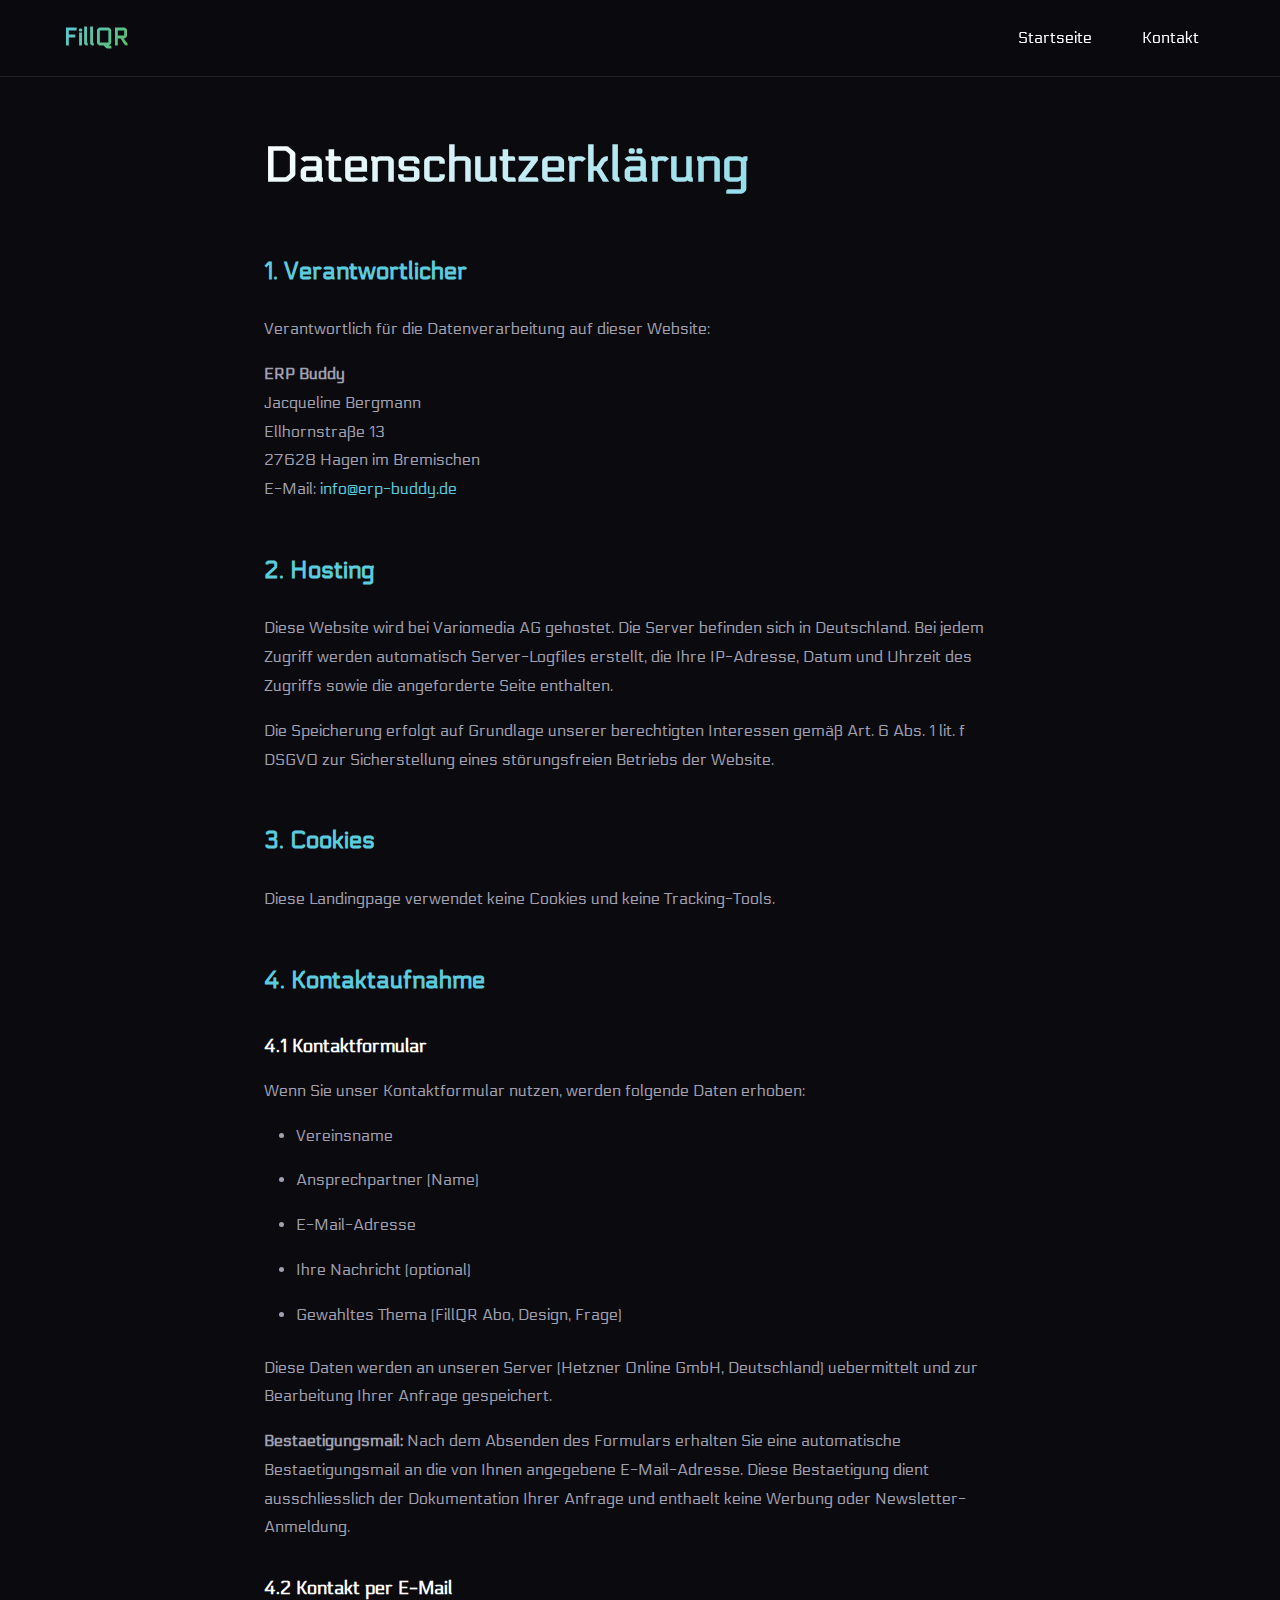
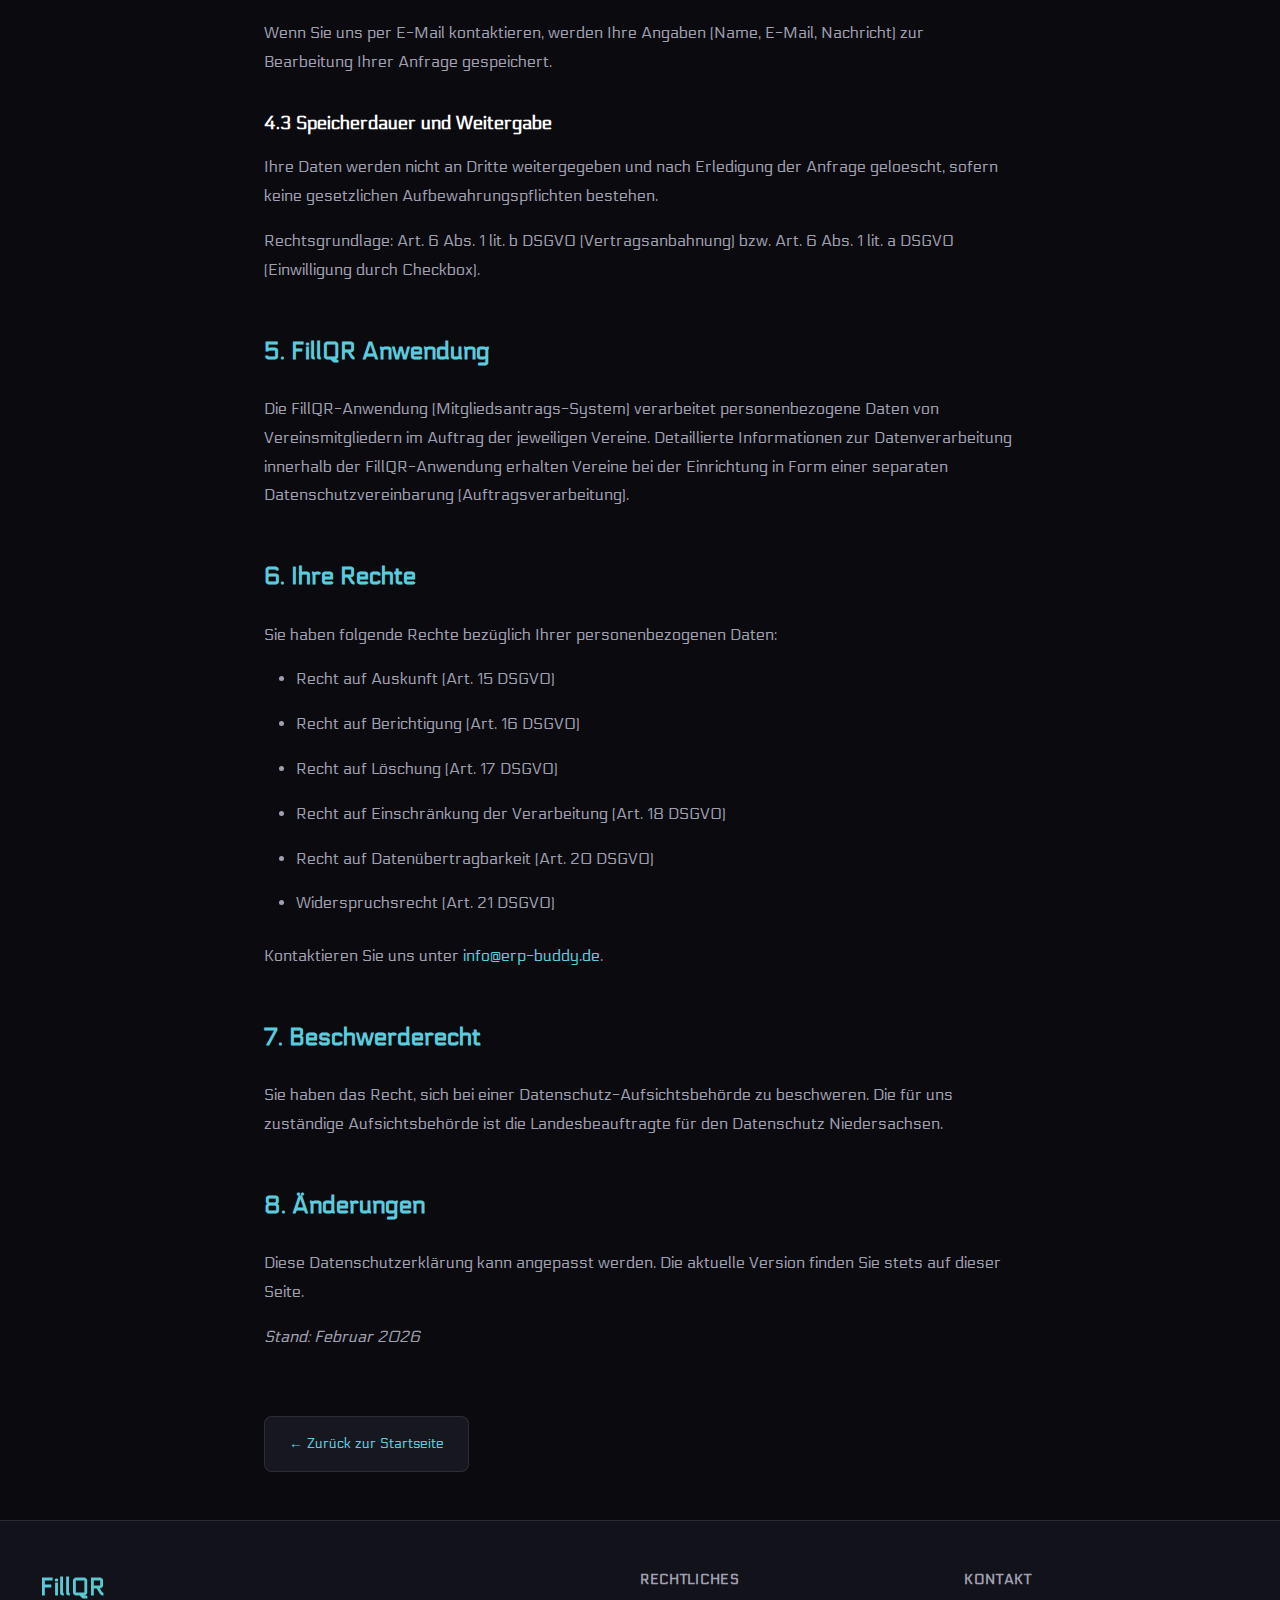
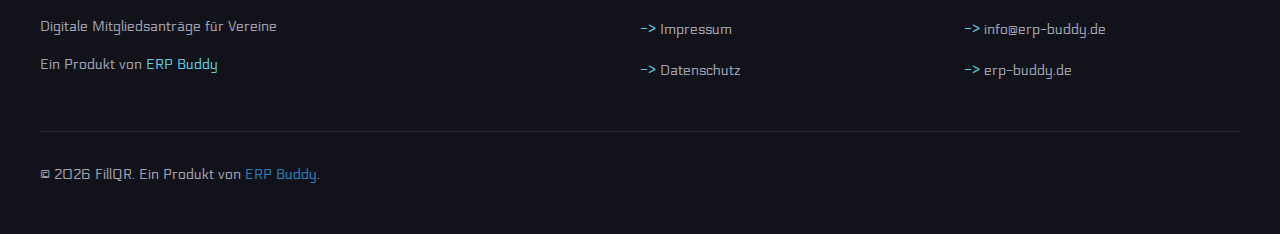
<file: datenschutz.html>
<!DOCTYPE html>
<html lang="de">
<head>
    <meta charset="UTF-8">
    <meta name="viewport" content="width=device-width, initial-scale=1.0">
    <title>Datenschutz | FillQR</title>
    <meta name="robots" content="noindex">
    <link rel="icon" type="image/png" href="images/favicon.png">
    <link rel="stylesheet" href="css/style.css">
</head>
<body>
    <!-- Header -->
    <header class="header">
        <div class="header__container">
            <a href="/" class="header__logo">
                <span class="header__logo-text">FillQR</span>
            </a>
            <button class="header__menu-btn" aria-label="Menü öffnen" aria-expanded="false">
                <span class="header__menu-icon"></span>
            </button>
            <nav class="header__nav" aria-label="Hauptnavigation">
                <ul class="header__nav-list">
                    <li class="header__nav-item">
                        <a href="/" class="header__nav-link">Startseite</a>
                    </li>
                    <li class="header__nav-item">
                        <a href="/#kontakt" class="header__nav-link">Kontakt</a>
                    </li>
                </ul>
            </nav>
        </div>
    </header>

    <main>
        <article class="legal">
            <h1>Datenschutzerklärung</h1>

            <h2>1. Verantwortlicher</h2>
            <p>
                Verantwortlich für die Datenverarbeitung auf dieser Website:
            </p>
            <p>
                <strong>ERP Buddy</strong><br>
                Jacqueline Bergmann<br>
                Ellhornstraße 13<br>
                27628 Hagen im Bremischen<br>
                E-Mail: <a href="mailto:info@erp-buddy.de">info@erp-buddy.de</a>
            </p>

            <h2>2. Hosting</h2>
            <p>
                Diese Website wird bei Variomedia AG gehostet. Die Server befinden sich in Deutschland.
                Bei jedem Zugriff werden automatisch Server-Logfiles erstellt, die Ihre IP-Adresse,
                Datum und Uhrzeit des Zugriffs sowie die angeforderte Seite enthalten.
            </p>
            <p>
                Die Speicherung erfolgt auf Grundlage unserer berechtigten Interessen gemäß Art. 6 Abs. 1 lit. f DSGVO
                zur Sicherstellung eines störungsfreien Betriebs der Website.
            </p>

            <h2>3. Cookies</h2>
            <p>
                Diese Landingpage verwendet keine Cookies und keine Tracking-Tools.
            </p>

            <h2>4. Kontaktaufnahme</h2>
            <h3>4.1 Kontaktformular</h3>
            <p>
                Wenn Sie unser Kontaktformular nutzen, werden folgende Daten erhoben:
            </p>
            <ul>
                <li>Vereinsname</li>
                <li>Ansprechpartner (Name)</li>
                <li>E-Mail-Adresse</li>
                <li>Ihre Nachricht (optional)</li>
                <li>Gewahltes Thema (FillQR Abo, Design, Frage)</li>
            </ul>
            <p>
                Diese Daten werden an unseren Server (Hetzner Online GmbH, Deutschland) uebermittelt
                und zur Bearbeitung Ihrer Anfrage gespeichert.
            </p>
            <p>
                <strong>Bestaetigungsmail:</strong> Nach dem Absenden des Formulars erhalten Sie eine
                automatische Bestaetigungsmail an die von Ihnen angegebene E-Mail-Adresse. Diese
                Bestaetigung dient ausschliesslich der Dokumentation Ihrer Anfrage und enthaelt
                keine Werbung oder Newsletter-Anmeldung.
            </p>
            <h3>4.2 Kontakt per E-Mail</h3>
            <p>
                Wenn Sie uns per E-Mail kontaktieren, werden Ihre Angaben (Name, E-Mail, Nachricht)
                zur Bearbeitung Ihrer Anfrage gespeichert.
            </p>
            <h3>4.3 Speicherdauer und Weitergabe</h3>
            <p>
                Ihre Daten werden nicht an Dritte weitergegeben und nach Erledigung der Anfrage geloescht,
                sofern keine gesetzlichen Aufbewahrungspflichten bestehen.
            </p>
            <p>
                Rechtsgrundlage: Art. 6 Abs. 1 lit. b DSGVO (Vertragsanbahnung) bzw. Art. 6 Abs. 1 lit. a DSGVO (Einwilligung durch Checkbox).
            </p>

            <h2>5. FillQR Anwendung</h2>
            <p>
                Die FillQR-Anwendung (Mitgliedsantrags-System) verarbeitet personenbezogene Daten
                von Vereinsmitgliedern im Auftrag der jeweiligen Vereine. Detaillierte Informationen
                zur Datenverarbeitung innerhalb der FillQR-Anwendung erhalten Vereine bei der Einrichtung
                in Form einer separaten Datenschutzvereinbarung (Auftragsverarbeitung).
            </p>

            <h2>6. Ihre Rechte</h2>
            <p>Sie haben folgende Rechte bezüglich Ihrer personenbezogenen Daten:</p>
            <ul>
                <li>Recht auf Auskunft (Art. 15 DSGVO)</li>
                <li>Recht auf Berichtigung (Art. 16 DSGVO)</li>
                <li>Recht auf Löschung (Art. 17 DSGVO)</li>
                <li>Recht auf Einschränkung der Verarbeitung (Art. 18 DSGVO)</li>
                <li>Recht auf Datenübertragbarkeit (Art. 20 DSGVO)</li>
                <li>Widerspruchsrecht (Art. 21 DSGVO)</li>
            </ul>
            <p>
                Kontaktieren Sie uns unter <a href="mailto:info@erp-buddy.de">info@erp-buddy.de</a>.
            </p>

            <h2>7. Beschwerderecht</h2>
            <p>
                Sie haben das Recht, sich bei einer Datenschutz-Aufsichtsbehörde zu beschweren.
                Die für uns zuständige Aufsichtsbehörde ist die Landesbeauftragte für den Datenschutz Niedersachsen.
            </p>

            <h2>8. Änderungen</h2>
            <p>
                Diese Datenschutzerklärung kann angepasst werden. Die aktuelle Version finden Sie
                stets auf dieser Seite.
            </p>
            <p><em>Stand: Februar 2026</em></p>

            <a href="/" class="legal__back">← Zurück zur Startseite</a>
        </article>
    </main>

    <!-- Footer -->
    <footer class="footer">
        <div class="footer__container">
            <div class="footer__grid">
                <div class="footer__brand">
                    <p class="footer__title">FillQR</p>
                    <p class="footer__tagline">Digitale Mitgliedsanträge für Vereine</p>
                    <p class="footer__note">Ein Produkt von <a href="https://erp-buddy.de">ERP Buddy</a></p>
                </div>
                <div class="footer__links">
                    <h4 class="footer__links-title">RECHTLICHES</h4>
                    <ul>
                        <li><a href="impressum">Impressum</a></li>
                        <li><a href="datenschutz">Datenschutz</a></li>
                    </ul>
                </div>
                <div class="footer__links">
                    <h4 class="footer__links-title">KONTAKT</h4>
                    <ul>
                        <li><a href="mailto:info@erp-buddy.de">info@erp-buddy.de</a></li>
                        <li><a href="https://erp-buddy.de" target="_blank" rel="noopener">erp-buddy.de</a></li>
                    </ul>
                </div>
            </div>
            <div class="footer__bottom">
                <p class="footer__copyright">© 2026 FillQR. Ein Produkt von <a href="https://erp-buddy.de">ERP Buddy</a>.</p>
            </div>
        </div>
    </footer>

    <script src="js/main.js"></script>
</body>
</html>
</file>
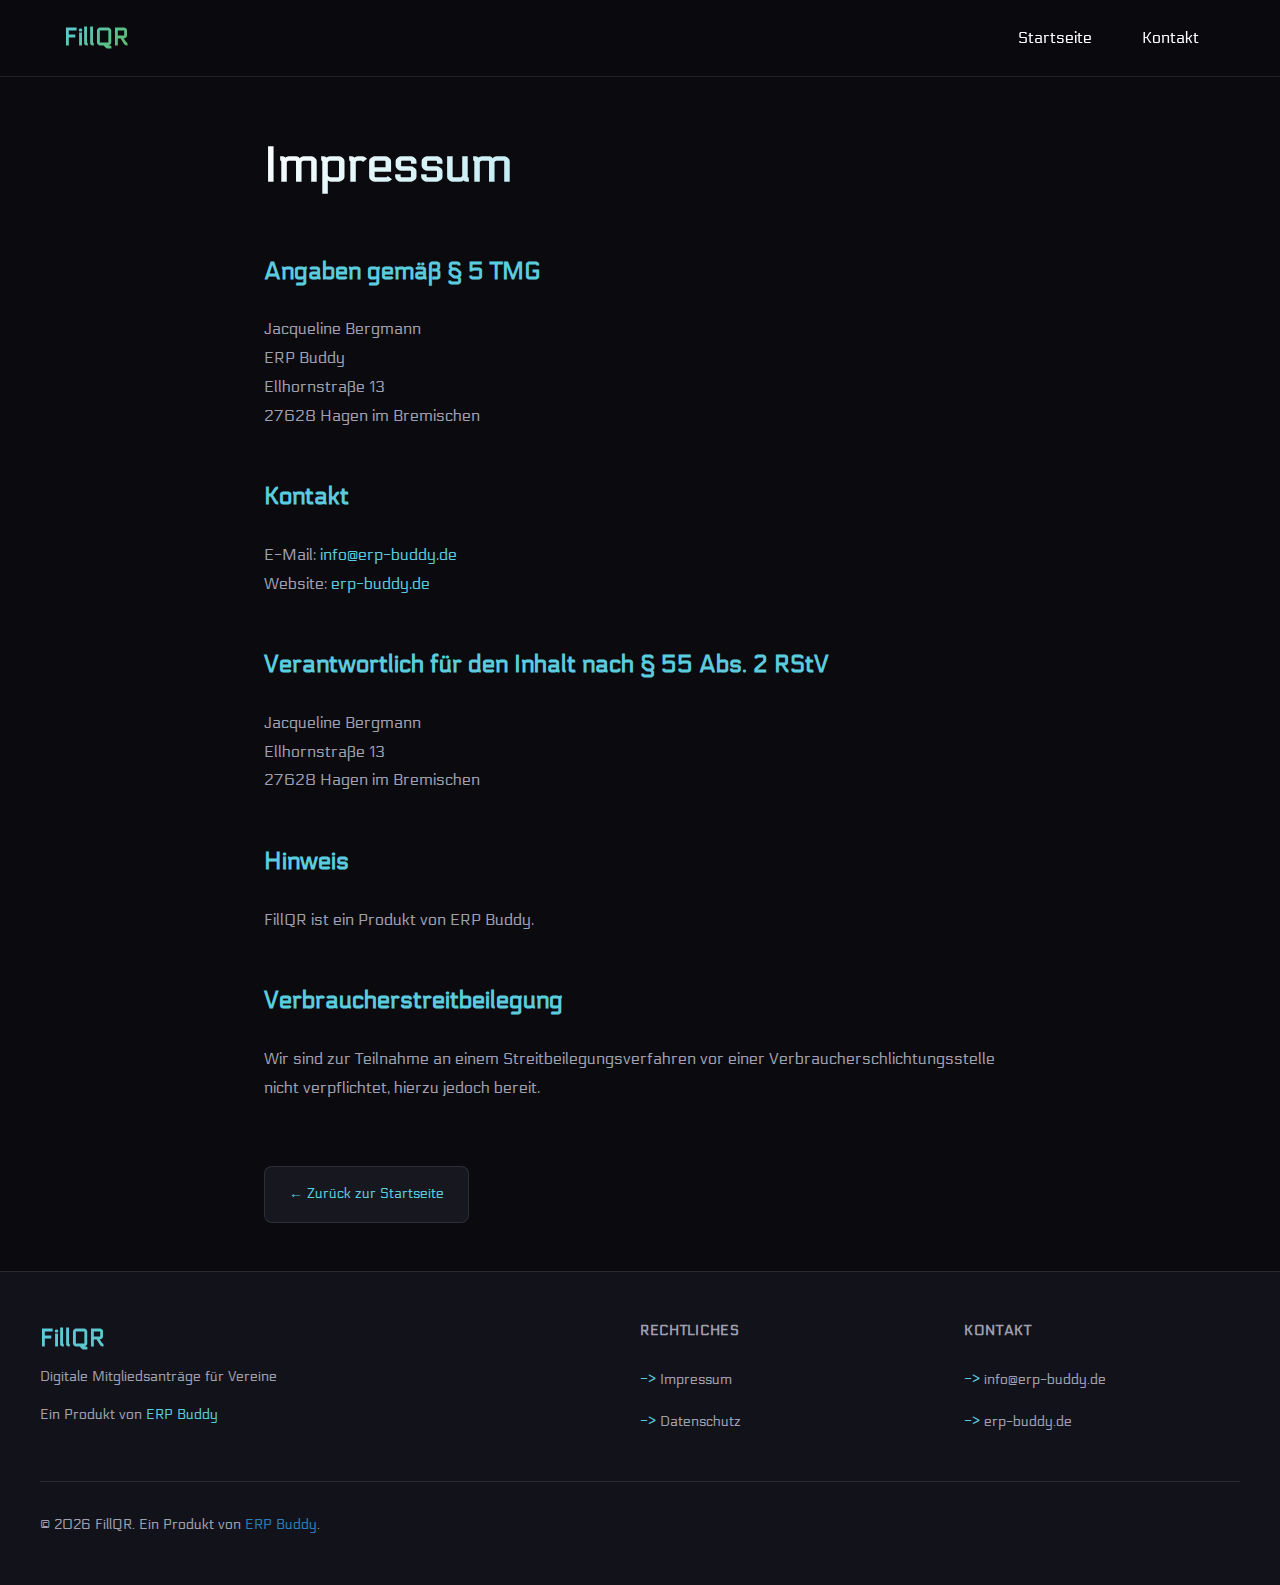
<file: impressum.html>
<!DOCTYPE html>
<html lang="de">
<head>
    <meta charset="UTF-8">
    <meta name="viewport" content="width=device-width, initial-scale=1.0">
    <title>Impressum | FillQR</title>
    <meta name="robots" content="noindex">
    <link rel="icon" type="image/png" href="images/favicon.png">
    <link rel="stylesheet" href="css/style.css">
</head>
<body>
    <!-- Header -->
    <header class="header">
        <div class="header__container">
            <a href="/" class="header__logo">
                <span class="header__logo-text">FillQR</span>
            </a>
            <button class="header__menu-btn" aria-label="Menü öffnen" aria-expanded="false">
                <span class="header__menu-icon"></span>
            </button>
            <nav class="header__nav" aria-label="Hauptnavigation">
                <ul class="header__nav-list">
                    <li class="header__nav-item">
                        <a href="/" class="header__nav-link">Startseite</a>
                    </li>
                    <li class="header__nav-item">
                        <a href="/#kontakt" class="header__nav-link">Kontakt</a>
                    </li>
                </ul>
            </nav>
        </div>
    </header>

    <main>
        <article class="legal">
            <h1>Impressum</h1>

            <h2>Angaben gemäß § 5 TMG</h2>
            <p>
                Jacqueline Bergmann<br>
                ERP Buddy<br>
                Ellhornstraße 13<br>
                27628 Hagen im Bremischen
            </p>

            <h2>Kontakt</h2>
            <p>
                E-Mail: <a href="mailto:info@erp-buddy.de">info@erp-buddy.de</a><br>
                Website: <a href="https://erp-buddy.de">erp-buddy.de</a>
            </p>

            <h2>Verantwortlich für den Inhalt nach § 55 Abs. 2 RStV</h2>
            <p>
                Jacqueline Bergmann<br>
                Ellhornstraße 13<br>
                27628 Hagen im Bremischen
            </p>

            <h2>Hinweis</h2>
            <p>
                FillQR ist ein Produkt von ERP Buddy.
            </p>

            <h2>Verbraucherstreitbeilegung</h2>
            <p>
                Wir sind zur Teilnahme an einem Streitbeilegungsverfahren vor einer Verbraucherschlichtungsstelle nicht verpflichtet, hierzu jedoch bereit.
            </p>

            <a href="/" class="legal__back">← Zurück zur Startseite</a>
        </article>
    </main>

    <!-- Footer -->
    <footer class="footer">
        <div class="footer__container">
            <div class="footer__grid">
                <div class="footer__brand">
                    <p class="footer__title">FillQR</p>
                    <p class="footer__tagline">Digitale Mitgliedsanträge für Vereine</p>
                    <p class="footer__note">Ein Produkt von <a href="https://erp-buddy.de">ERP Buddy</a></p>
                </div>
                <div class="footer__links">
                    <h4 class="footer__links-title">RECHTLICHES</h4>
                    <ul>
                        <li><a href="impressum">Impressum</a></li>
                        <li><a href="datenschutz">Datenschutz</a></li>
                    </ul>
                </div>
                <div class="footer__links">
                    <h4 class="footer__links-title">KONTAKT</h4>
                    <ul>
                        <li><a href="mailto:info@erp-buddy.de">info@erp-buddy.de</a></li>
                        <li><a href="https://erp-buddy.de" target="_blank" rel="noopener">erp-buddy.de</a></li>
                    </ul>
                </div>
            </div>
            <div class="footer__bottom">
                <p class="footer__copyright">© 2026 FillQR. Ein Produkt von <a href="https://erp-buddy.de">ERP Buddy</a>.</p>
            </div>
        </div>
    </footer>

    <script src="js/main.js"></script>
</body>
</html>
</file>
<file: css/style.css>
/* ================================================
   FillQR - Style
   Mobile-First, Dark Theme
   Basiert auf ERP Buddy Design System
   ================================================ */

/* Google Font - Electrolize (Digital, LED-Style) */
@import url('https://fonts.googleapis.com/css2?family=Electrolize&display=swap');

/* CSS Variables */
:root {
    /* Colors */
    --color-bg: #0a0a0f;
    --color-bg-light: #12121a;
    --color-bg-card: rgba(26, 26, 36, 0.8);
    --color-primary: #2b7eb8;
    --color-cyan: #5bcbde;
    --color-green: #5cb85c;
    --color-purple: #a855f7;
    --color-text: #ffffff;
    --color-text-muted: #a0a0b0;
    --color-border: rgba(255, 255, 255, 0.1);

    /* Shadows & Glows */
    --glow-primary: 0 0 30px rgba(43, 126, 184, 0.4);
    --glow-cyan: 0 0 30px rgba(91, 203, 222, 0.4);
    --glow-green: 0 0 30px rgba(92, 184, 92, 0.4);
    --glow-purple: 0 0 30px rgba(168, 85, 247, 0.4);
    --shadow-card: 0 8px 32px rgba(0, 0, 0, 0.4);

    /* Typography */
    --font-family: 'Electrolize', -apple-system, BlinkMacSystemFont, 'Segoe UI', Roboto, sans-serif;
    --font-size-base: 16px;
    --font-size-sm: 0.875rem;
    --font-size-lg: 1.125rem;
    --font-size-xl: 1.5rem;
    --font-size-2xl: 2rem;
    --font-size-3xl: 2.5rem;

    /* Spacing */
    --spacing-xs: 0.5rem;
    --spacing-sm: 1rem;
    --spacing-md: 1.5rem;
    --spacing-lg: 2rem;
    --spacing-xl: 3rem;
    --spacing-2xl: 4rem;

    /* Border Radius */
    --radius-sm: 4px;
    --radius-md: 8px;
    --radius-lg: 16px;
    --radius-full: 50%;

    /* Transitions */
    --transition-fast: 0.15s ease;
    --transition-normal: 0.3s ease;
}

/* Reset */
*, *::before, *::after {
    box-sizing: border-box;
    margin: 0;
    padding: 0;
}

html {
    scroll-behavior: smooth;
}

body {
    font-family: var(--font-family);
    font-size: var(--font-size-base);
    line-height: 1.6;
    color: var(--color-text);
    background-color: var(--color-bg);
    min-height: 100vh;
}

img {
    max-width: 100%;
    height: auto;
    display: block;
}

a {
    color: var(--color-primary);
    text-decoration: none;
    transition: color var(--transition-fast);
}

a:hover {
    color: var(--color-cyan);
}

ul {
    list-style: none;
}

/* ================================================
   Header
   ================================================ */
.header {
    position: fixed;
    top: 0;
    left: 0;
    right: 0;
    z-index: 1000;
    background: rgba(10, 10, 15, 0.95);
    backdrop-filter: blur(10px);
    border-bottom: 1px solid var(--color-border);
}

.header__container {
    max-width: 1200px;
    margin: 0 auto;
    padding: var(--spacing-sm) var(--spacing-md);
    display: flex;
    justify-content: space-between;
    align-items: center;
}

.header__logo {
    display: flex;
    align-items: center;
}

.header__logo-text {
    font-size: var(--font-size-xl);
    font-weight: 700;
    color: var(--color-text);
    background: linear-gradient(135deg, var(--color-cyan) 0%, var(--color-green) 100%);
    -webkit-background-clip: text;
    -webkit-text-fill-color: transparent;
    background-clip: text;
}

/* Mobile Menu Button */
.header__menu-btn {
    display: flex;
    flex-direction: column;
    justify-content: center;
    align-items: center;
    width: 40px;
    height: 40px;
    background: transparent;
    border: none;
    cursor: pointer;
    padding: 0;
    z-index: 1001;
}

.header__menu-icon,
.header__menu-icon::before,
.header__menu-icon::after {
    display: block;
    width: 24px;
    height: 2px;
    background: var(--color-text);
    transition: var(--transition-normal);
}

.header__menu-icon {
    position: relative;
}

.header__menu-icon::before,
.header__menu-icon::after {
    content: '';
    position: absolute;
    left: 0;
}

.header__menu-icon::before {
    top: -8px;
}

.header__menu-icon::after {
    top: 8px;
}

/* Menu open state */
.header__menu-btn[aria-expanded="true"] .header__menu-icon {
    background: transparent;
}

.header__menu-btn[aria-expanded="true"] .header__menu-icon::before {
    transform: rotate(45deg);
    top: 0;
}

.header__menu-btn[aria-expanded="true"] .header__menu-icon::after {
    transform: rotate(-45deg);
    top: 0;
}

/* Navigation */
.header__nav {
    position: fixed;
    top: 0;
    right: -100%;
    width: 80%;
    max-width: 300px;
    height: 100vh;
    background: var(--color-bg-light);
    padding: 80px var(--spacing-lg) var(--spacing-lg);
    transition: right var(--transition-normal);
    border-left: 1px solid var(--color-border);
    overflow-y: auto;
}

.header__nav.is-open {
    right: 0;
}

.header__nav-list {
    display: flex;
    flex-direction: column;
    gap: var(--spacing-md);
}

.header__nav-item {
    position: relative;
}

.header__nav-link {
    color: var(--color-text);
    font-size: var(--font-size-lg);
    padding: var(--spacing-xs) 0;
    display: block;
    border-bottom: 1px solid var(--color-border);
}

.header__nav-link:hover {
    color: var(--color-cyan);
}

/* ================================================
   Buttons
   ================================================ */
.btn {
    display: inline-block;
    padding: var(--spacing-sm) var(--spacing-lg);
    font-size: var(--font-size-base);
    font-weight: 600;
    text-align: center;
    border-radius: var(--radius-md);
    border: none;
    cursor: pointer;
    transition: all var(--transition-normal);
    font-family: inherit;
}

.btn--primary {
    background: var(--color-primary);
    color: var(--color-text);
    box-shadow: var(--glow-primary);
}

.btn--primary:hover {
    background: #3a8dc7;
    box-shadow: 0 0 30px rgba(43, 126, 184, 0.5);
    color: var(--color-text);
    transform: translateY(-2px);
}

/* Gradient Button (Cyan -> Green) */
.btn--gradient {
    background: linear-gradient(135deg, var(--color-cyan) 0%, var(--color-green) 100%);
    color: var(--color-bg);
    font-weight: 600;
    box-shadow: 0 0 20px rgba(91, 203, 222, 0.3), 0 0 40px rgba(92, 184, 92, 0.2);
    position: relative;
    overflow: hidden;
}

.btn--gradient::before {
    content: '';
    position: absolute;
    top: 0;
    left: -100%;
    width: 100%;
    height: 100%;
    background: linear-gradient(90deg, transparent, rgba(255,255,255,0.3), transparent);
    transition: left 0.5s ease;
}

.btn--gradient:hover::before {
    left: 100%;
}

.btn--gradient:hover {
    box-shadow: 0 0 30px rgba(91, 203, 222, 0.5), 0 0 60px rgba(92, 184, 92, 0.3);
    color: var(--color-bg);
    transform: translateY(-2px);
}

.btn--secondary {
    background: transparent;
    color: var(--color-cyan);
    border: 1px solid var(--color-cyan);
}

.btn--secondary:hover {
    background: var(--color-cyan);
    color: var(--color-bg);
}

.btn--full {
    width: 100%;
}

/* ================================================
   Sections
   ================================================ */
.section {
    padding: var(--spacing-2xl) var(--spacing-md);
}

.section--dark {
    background: var(--color-bg-light);
}

.section__container {
    max-width: 1200px;
    margin: 0 auto;
}

.section__title {
    font-size: var(--font-size-2xl);
    font-weight: 700;
    margin-bottom: var(--spacing-lg);
    text-align: center;
    color: var(--color-text);
}

.section__subtitle {
    font-size: var(--font-size-lg);
    color: var(--color-text-muted);
    text-align: center;
    margin-bottom: var(--spacing-xl);
    max-width: 700px;
    margin-left: auto;
    margin-right: auto;
}

/* CTA Section */
.section--cta {
    background: linear-gradient(135deg, var(--color-bg) 0%, rgba(43, 126, 184, 0.1) 50%, rgba(92, 184, 92, 0.1) 100%);
    text-align: center;
    padding: var(--spacing-2xl) var(--spacing-md);
}

.section__title--gradient {
    font-size: var(--font-size-3xl);
    line-height: 1.2;
}

.section__title--gradient span {
    background: linear-gradient(135deg, var(--color-cyan) 0%, var(--color-green) 100%);
    -webkit-background-clip: text;
    -webkit-text-fill-color: transparent;
    background-clip: text;
}

.cta-buttons {
    display: flex;
    gap: var(--spacing-sm);
    justify-content: center;
    flex-wrap: wrap;
}

/* ================================================
   Hero Section
   ================================================ */
.hero {
    min-height: 100vh;
    display: flex;
    align-items: center;
    padding: calc(80px + var(--spacing-xl)) var(--spacing-md) var(--spacing-xl);
    background: linear-gradient(135deg, var(--color-bg) 0%, rgba(43, 126, 184, 0.1) 50%, rgba(92, 184, 92, 0.1) 100%);
}

.hero__container {
    max-width: 1200px;
    margin: 0 auto;
    display: flex;
    flex-direction: column;
    align-items: center;
    gap: var(--spacing-xl);
    text-align: center;
    width: 100%;
}

.hero__content {
    max-width: 700px;
}

.hero__title {
    font-size: var(--font-size-2xl);
    font-weight: 700;
    line-height: 1.2;
    margin-bottom: var(--spacing-md);
    background: linear-gradient(135deg, var(--color-text) 0%, var(--color-cyan) 100%);
    -webkit-background-clip: text;
    -webkit-text-fill-color: transparent;
    background-clip: text;
}

.hero__subtitle {
    font-size: var(--font-size-xl);
    color: var(--color-cyan);
    margin-bottom: var(--spacing-md);
    font-weight: 600;
}

.hero__text {
    font-size: var(--font-size-lg);
    color: var(--color-text-muted);
    margin-bottom: var(--spacing-lg);
    line-height: 1.8;
}

.hero__actions {
    display: flex;
    gap: var(--spacing-sm);
    flex-wrap: wrap;
    justify-content: center;
}

/* Hero QR Mockup */
.hero__visual {
    flex-shrink: 0;
}

.hero__qr-mockup {
    width: 180px;
    height: 180px;
    padding: var(--spacing-md);
    background: var(--color-bg-card);
    border-radius: var(--radius-lg);
    border: 1px solid var(--color-border);
    display: flex;
    align-items: center;
    justify-content: center;
    box-shadow: var(--glow-cyan);
    animation: pulse-glow 3s ease-in-out infinite;
}

.hero__qr-icon {
    width: 120px;
    height: 120px;
    color: var(--color-cyan);
}

@keyframes pulse-glow {
    0%, 100% {
        box-shadow: 0 0 40px rgba(91, 203, 222, 0.4),
                    0 0 80px rgba(43, 126, 184, 0.2);
    }
    50% {
        box-shadow: 0 0 60px rgba(91, 203, 222, 0.5),
                    0 0 100px rgba(43, 126, 184, 0.3);
    }
}

/* ================================================
   Cards
   ================================================ */
.cards {
    display: grid;
    gap: var(--spacing-lg);
}

.cards--four {
    grid-template-columns: 1fr;
}

.card {
    background: var(--color-bg-card);
    backdrop-filter: blur(10px);
    padding: var(--spacing-lg);
    border-radius: var(--radius-lg);
    border: 1px solid var(--color-border);
    transition: all var(--transition-normal);
    position: relative;
}

.card:hover {
    transform: translateY(-4px);
    border-color: transparent;
    background: linear-gradient(var(--color-bg-card), var(--color-bg-card)) padding-box,
                linear-gradient(135deg, var(--color-cyan), var(--color-green)) border-box;
    box-shadow: var(--shadow-card);
}

.card__icon {
    width: 48px;
    height: 48px;
    margin-bottom: var(--spacing-md);
    color: var(--color-primary);
}

.card__icon--cyan {
    color: var(--color-cyan);
}

.card__icon--green {
    color: var(--color-green);
}

.card__icon svg {
    width: 100%;
    height: 100%;
}

.card__title {
    font-size: var(--font-size-lg);
    font-weight: 600;
    margin-bottom: var(--spacing-sm);
    color: var(--color-text);
}

.card__text {
    color: var(--color-text-muted);
    line-height: 1.7;
}

/* ================================================
   Steps / Process
   ================================================ */
.steps {
    display: flex;
    flex-direction: column;
    gap: var(--spacing-lg);
    max-width: 800px;
    margin: 0 auto;
}

.steps--vertical .step {
    display: flex;
    gap: var(--spacing-md);
    align-items: flex-start;
}

.step__no {
    flex-shrink: 0;
    width: 48px;
    height: 48px;
    display: flex;
    align-items: center;
    justify-content: center;
    background: linear-gradient(135deg, var(--color-cyan), var(--color-green));
    color: var(--color-bg);
    font-size: var(--font-size-xl);
    font-weight: 700;
    border-radius: var(--radius-full);
}

.step__body h3 {
    font-size: var(--font-size-lg);
    font-weight: 600;
    margin-bottom: var(--spacing-xs);
    color: var(--color-text);
}

.step__body p {
    color: var(--color-text-muted);
    font-size: var(--font-size-base);
    line-height: 1.7;
}

/* ================================================
   Grid & Panels
   ================================================ */
.grid {
    display: grid;
    gap: var(--spacing-lg);
}

.grid--3 {
    grid-template-columns: 1fr;
}

.panel {
    background: var(--color-bg-card);
    padding: var(--spacing-lg);
    border-radius: var(--radius-lg);
    border: 1px solid var(--color-border);
}

.panel--muted {
    background: rgba(26, 26, 36, 0.5);
    border-left: 3px solid var(--color-text-muted);
}

.panel h3 {
    font-size: var(--font-size-lg);
    color: var(--color-text);
    margin-bottom: var(--spacing-sm);
}

.panel p {
    color: var(--color-text-muted);
    line-height: 1.7;
}

/* ================================================
   Pricing Card
   ================================================ */
.pricing-wrapper {
    max-width: 450px;
    margin: 0 auto;
}

.pricing-card {
    background: var(--color-bg-card);
    padding: var(--spacing-xl);
    border-radius: var(--radius-lg);
    border: 1px solid var(--color-border);
    text-align: center;
    position: relative;
}

.pricing-card--featured {
    border-color: var(--color-cyan);
    box-shadow: var(--glow-cyan);
}

.pricing-card__badge {
    position: absolute;
    top: -12px;
    left: 50%;
    transform: translateX(-50%);
    background: var(--color-cyan);
    color: var(--color-bg);
    padding: 6px 16px;
    font-size: var(--font-size-sm);
    font-weight: 600;
    border-radius: var(--radius-sm);
}

.pricing-card__price {
    font-size: var(--font-size-3xl);
    font-weight: 700;
    color: var(--color-text);
    margin: var(--spacing-lg) 0 var(--spacing-xs);
    background: linear-gradient(135deg, var(--color-cyan) 0%, var(--color-green) 100%);
    -webkit-background-clip: text;
    -webkit-text-fill-color: transparent;
    background-clip: text;
}

.pricing-card__term {
    color: var(--color-text-muted);
    font-size: var(--font-size-sm);
    margin-bottom: var(--spacing-lg);
}

.pricing-card__features {
    list-style: none;
    text-align: left;
    margin-bottom: var(--spacing-lg);
}

.pricing-card__features li {
    color: var(--color-text-muted);
    padding: var(--spacing-xs) 0;
    padding-left: var(--spacing-md);
    position: relative;
    font-size: var(--font-size-sm);
}

.pricing-card__features li::before {
    content: '>';
    position: absolute;
    left: 0;
    color: var(--color-green);
    font-weight: 600;
}

.pricing-card__note {
    color: var(--color-text-muted);
    font-size: var(--font-size-sm);
    margin-bottom: var(--spacing-lg);
    font-style: italic;
}

/* ================================================
   Status Box
   ================================================ */
.status-box {
    background: var(--color-bg-card);
    padding: var(--spacing-xl);
    border-radius: var(--radius-lg);
    border-left: 3px solid var(--color-cyan);
    max-width: 700px;
    margin: 0 auto;
    text-align: center;
}

.status-box__text {
    color: var(--color-text-muted);
    font-size: var(--font-size-lg);
    margin-bottom: var(--spacing-md);
    line-height: 1.8;
}

.status-box__highlight {
    color: var(--color-cyan);
    font-weight: 600;
    font-size: var(--font-size-lg);
}

/* ================================================
   Betreiber Card
   ================================================ */
.betreiber-card {
    background: var(--color-bg-card);
    padding: var(--spacing-xl);
    border-radius: var(--radius-lg);
    border: 1px solid var(--color-border);
    max-width: 700px;
    margin: 0 auto;
    text-align: center;
}

.betreiber-card__text {
    color: var(--color-text-muted);
    font-size: var(--font-size-lg);
    margin-bottom: var(--spacing-lg);
    line-height: 1.8;
}

.betreiber-card__text strong {
    color: var(--color-text);
}

.betreiber-card__details {
    display: flex;
    flex-direction: column;
    align-items: center;
    gap: var(--spacing-md);
}

.betreiber-card__details p {
    color: var(--color-text-muted);
}

.betreiber-card__details strong {
    color: var(--color-text);
}

/* ================================================
   Footer
   ================================================ */
.footer {
    background: var(--color-bg-light);
    border-top: 1px solid var(--color-border);
    padding: var(--spacing-xl) var(--spacing-md);
}

.footer__container {
    max-width: 1200px;
    margin: 0 auto;
}

.footer__grid {
    display: grid;
    grid-template-columns: 1fr;
    gap: var(--spacing-xl);
    margin-bottom: var(--spacing-xl);
}

.footer__brand {
    margin-bottom: 0;
}

.footer__title {
    font-size: var(--font-size-xl);
    font-weight: 700;
    color: var(--color-text);
    margin-bottom: var(--spacing-xs);
    background: linear-gradient(135deg, var(--color-cyan) 0%, var(--color-green) 100%);
    -webkit-background-clip: text;
    -webkit-text-fill-color: transparent;
    background-clip: text;
}

.footer__tagline {
    color: var(--color-text-muted);
    font-size: var(--font-size-sm);
    margin-bottom: var(--spacing-sm);
}

.footer__note {
    color: var(--color-text-muted);
    font-size: var(--font-size-sm);
}

.footer__note a {
    color: var(--color-cyan);
}

.footer__links-title {
    font-size: var(--font-size-sm);
    font-weight: 600;
    color: var(--color-text-muted);
    letter-spacing: 0.05em;
    margin-bottom: var(--spacing-md);
}

.footer__links ul {
    display: flex;
    flex-direction: column;
    gap: var(--spacing-sm);
}

.footer__links li::before {
    content: '-> ';
    color: var(--color-cyan);
}

.footer__links a {
    color: var(--color-text-muted);
    font-size: var(--font-size-sm);
}

.footer__links a:hover {
    color: var(--color-cyan);
}

.footer__bottom {
    display: flex;
    flex-direction: column;
    gap: var(--spacing-sm);
    padding-top: var(--spacing-lg);
    border-top: 1px solid var(--color-border);
}

.footer__copyright {
    color: var(--color-text-muted);
    font-size: var(--font-size-sm);
}

/* ================================================
   Responsive - Tablet (768px)
   ================================================ */
@media (min-width: 768px) {
    :root {
        --font-size-2xl: 2.5rem;
        --font-size-3xl: 3rem;
    }

    .hero__title {
        font-size: var(--font-size-3xl);
    }

    .hero__qr-mockup {
        width: 220px;
        height: 220px;
    }

    .hero__qr-icon {
        width: 150px;
        height: 150px;
    }

    .cards--four {
        grid-template-columns: repeat(2, 1fr);
    }

    .grid--3 {
        grid-template-columns: repeat(3, 1fr);
    }

    .footer__grid {
        grid-template-columns: 2fr 1fr 1fr;
    }

    .footer__bottom {
        flex-direction: row;
        justify-content: space-between;
        align-items: center;
    }
}

/* ================================================
   Responsive - Desktop (1024px)
   ================================================ */
@media (min-width: 1024px) {
    .header__menu-btn {
        display: none;
    }

    .header__nav {
        position: static;
        width: auto;
        max-width: none;
        height: auto;
        background: transparent;
        padding: 0;
        border: none;
        overflow: visible;
    }

    .header__nav-list {
        flex-direction: row;
        gap: var(--spacing-sm);
        align-items: center;
    }

    .header__nav-link {
        font-size: var(--font-size-base);
        padding: var(--spacing-xs) var(--spacing-sm);
        border-bottom: none;
        border-radius: var(--radius-sm);
        border: 1px solid transparent;
    }

    .header__nav-link:hover {
        background: linear-gradient(var(--color-bg), var(--color-bg)) padding-box,
                    linear-gradient(135deg, var(--color-cyan), var(--color-green)) border-box;
        border-color: transparent;
    }

    /* Navigation Button (Kontakt) */
    .header__nav-link.btn {
        padding: var(--spacing-xs) var(--spacing-md);
        border: 1px solid var(--color-cyan);
        color: var(--color-cyan);
        background: transparent;
    }

    .header__nav-link.btn:hover {
        background: var(--color-cyan);
        color: var(--color-bg);
    }

    .hero__container {
        flex-direction: row;
        text-align: left;
    }

    .hero__content {
        flex: 1;
    }

    .hero__actions {
        justify-content: flex-start;
    }

    .hero__visual {
        flex: 0 0 auto;
    }

    .hero__qr-mockup {
        width: 260px;
        height: 260px;
    }

    .hero__qr-icon {
        width: 180px;
        height: 180px;
    }

    .cards--four {
        grid-template-columns: repeat(4, 1fr);
    }

    .section__title {
        font-size: var(--font-size-3xl);
    }
}

/* ================================================
   Utilities
   ================================================ */
.sr-only {
    position: absolute;
    width: 1px;
    height: 1px;
    padding: 0;
    margin: -1px;
    overflow: hidden;
    clip: rect(0, 0, 0, 0);
    white-space: nowrap;
    border: 0;
}

.text-center {
    text-align: center;
}

/* ================================================
   Pricing Grid (2 Cards)
   ================================================ */
.pricing-grid {
    display: grid;
    grid-template-columns: 1fr;
    gap: var(--spacing-lg);
    max-width: 900px;
    margin: 0 auto;
}

.pricing-card--addon {
    border-color: var(--color-green);
}

.pricing-card--addon:hover {
    box-shadow: var(--glow-green);
}

.pricing-card__badge--addon {
    background: var(--color-green);
}

@media (min-width: 768px) {
    .pricing-grid {
        grid-template-columns: repeat(2, 1fr);
        align-items: start;
    }

    .pricing-card--featured {
        transform: scale(1.02);
    }
}

/* ================================================
   Contact Options
   ================================================ */
.contact-options {
    display: grid;
    grid-template-columns: 1fr;
    gap: var(--spacing-md);
    max-width: 900px;
    margin: 0 auto var(--spacing-lg);
}

/* 3 Boxen nebeneinander ab 600px */
.contact-options--three {
    grid-template-columns: repeat(3, 1fr);
}

.contact-option {
    background: var(--color-bg-card);
    padding: var(--spacing-lg);
    border-radius: var(--radius-lg);
    border: 1px solid var(--color-border);
    text-align: center;
}

.contact-option__icon {
    width: 48px;
    height: 48px;
    margin: 0 auto var(--spacing-md);
    color: var(--color-cyan);
}

.contact-option__icon svg {
    width: 100%;
    height: 100%;
}

.contact-option h3 {
    font-size: var(--font-size-lg);
    color: var(--color-text);
    margin-bottom: var(--spacing-md);
}

.contact-option .btn {
    margin-bottom: var(--spacing-sm);
}

.contact-option__hint {
    font-size: var(--font-size-sm);
    color: var(--color-text-muted);
    margin: 0;
}

.contact-note {
    color: var(--color-text-muted);
    font-size: var(--font-size-sm);
    max-width: 500px;
    margin: 0 auto;
}

@media (min-width: 768px) {
    .contact-options {
        grid-template-columns: repeat(2, 1fr);
    }
}

/* Auf kleinen Screens (Mobile) stapeln */
@media (max-width: 599px) {
    .contact-options--three {
        grid-template-columns: 1fr;
    }
}

/* Contact Form Wrapper */
.contact-form-wrapper {
    margin-top: var(--spacing-xl);
    padding-top: var(--spacing-xl);
    border-top: 1px solid var(--color-border);
}

.contact-form__title {
    font-size: var(--font-size-lg);
    color: var(--color-text);
    text-align: center;
    margin-bottom: var(--spacing-sm);
}

.contact-form__note {
    font-size: var(--font-size-sm);
    color: var(--color-text-muted);
    text-align: center;
    margin-bottom: var(--spacing-lg);
}

/* ================================================
   Contact Form (from ERP Buddy)
   ================================================ */
.contact__quick {
    display: flex;
    flex-direction: column;
    align-items: center;
    gap: var(--spacing-sm);
    margin-bottom: var(--spacing-xl);
    padding: var(--spacing-md);
    background: var(--color-bg-card);
    border-radius: var(--radius-lg);
    border: 1px solid var(--color-border);
    max-width: 400px;
    margin-left: auto;
    margin-right: auto;
}

.contact__quick span {
    color: var(--color-text-muted);
    font-size: var(--font-size-sm);
}

.contact {
    max-width: 600px;
    margin: 0 auto;
}

.contact__form {
    display: flex;
    flex-direction: column;
    gap: var(--spacing-md);
}

.contact__field {
    display: flex;
    flex-direction: column;
    gap: var(--spacing-xs);
}

.contact__label {
    font-size: var(--font-size-sm);
    color: var(--color-text-muted);
    text-align: left;
}

.contact__input,
.contact__textarea {
    background: var(--color-bg-card);
    border: 1px solid var(--color-border);
    border-radius: var(--radius-md);
    padding: var(--spacing-sm);
    color: var(--color-text);
    font-size: var(--font-size-base);
    font-family: inherit;
    transition: border-color var(--transition-fast);
}

.contact__input:focus,
.contact__textarea:focus {
    outline: none;
    border-color: var(--color-cyan);
}

.contact__input::placeholder,
.contact__textarea::placeholder {
    color: var(--color-text-muted);
    opacity: 0.6;
}

.contact__textarea {
    resize: vertical;
    min-height: 100px;
}

.contact__input--small {
    max-width: 150px;
}

.contact__row {
    display: grid;
    grid-template-columns: 1fr;
    gap: var(--spacing-md);
}

@media (min-width: 768px) {
    .contact__row {
        grid-template-columns: 1fr 1fr;
    }

    .contact__quick {
        flex-direction: row;
        justify-content: center;
    }
}

/* Topic Options */
.contact__options {
    display: grid;
    grid-template-columns: repeat(3, 1fr);
    gap: var(--spacing-sm);
}

.contact__option {
    cursor: pointer;
}

.contact__option input {
    display: none;
}

.contact__option-box {
    display: flex;
    flex-direction: column;
    align-items: center;
    gap: var(--spacing-xs);
    padding: var(--spacing-md);
    background: var(--color-bg-card);
    border: 1px solid var(--color-border);
    border-radius: var(--radius-md);
    transition: all var(--transition-normal);
    text-align: center;
}

.contact__option-box svg {
    width: 24px;
    height: 24px;
    color: var(--color-text-muted);
    transition: color var(--transition-fast);
}

.contact__option-box span {
    font-size: var(--font-size-sm);
    color: var(--color-text-muted);
}

.contact__option input:checked + .contact__option-box {
    border-color: var(--color-cyan);
    background: rgba(91, 203, 222, 0.1);
}

.contact__option input:checked + .contact__option-box svg {
    color: var(--color-cyan);
}

.contact__option input:checked + .contact__option-box span {
    color: var(--color-text);
}

.contact__option-box:hover {
    border-color: var(--color-primary);
}

/* Honeypot (hidden from users) */
.contact__honeypot {
    position: absolute;
    left: -9999px;
    opacity: 0;
    height: 0;
    overflow: hidden;
}

/* Captcha */
.contact__captcha {
    max-width: 300px;
}

.contact__captcha #captcha-question {
    color: var(--color-cyan);
    font-weight: 600;
}

/* Form Hint */
.contact__hint {
    font-size: var(--font-size-sm);
    color: var(--color-text-muted);
    text-align: center;
    margin-top: var(--spacing-sm);
}

/* Form Messages */
.contact__message {
    padding: var(--spacing-md);
    border-radius: var(--radius-md);
    margin-top: var(--spacing-md);
    text-align: center;
    font-size: var(--font-size-sm);
}

.contact__message--success {
    background: rgba(92, 184, 92, 0.1);
    border: 1px solid var(--color-green);
    color: var(--color-green);
}

.contact__message--error {
    background: rgba(220, 53, 69, 0.1);
    border: 1px solid #dc3545;
    color: #dc3545;
}

/* Privacy Checkbox */
.contact__privacy {
    margin-top: var(--spacing-sm);
}

.contact__checkbox {
    display: flex;
    align-items: flex-start;
    gap: var(--spacing-sm);
    cursor: pointer;
}

.contact__checkbox input[type="checkbox"] {
    flex-shrink: 0;
    width: 20px;
    height: 20px;
    margin-top: 2px;
    accent-color: var(--color-cyan);
    cursor: pointer;
}

.contact__checkbox-text {
    font-size: var(--font-size-sm);
    color: var(--color-text-muted);
    line-height: 1.5;
    text-align: left;
}

.contact__checkbox-text a {
    color: var(--color-cyan);
    text-decoration: underline;
}

.contact__checkbox-text a:hover {
    color: var(--color-green);
}

/* ================================================
   Disabled Button
   ================================================ */
.btn--disabled {
    display: inline-flex;
    align-items: center;
    gap: var(--spacing-xs);
    padding: var(--spacing-sm) var(--spacing-lg);
    font-size: var(--font-size-base);
    font-weight: 600;
    text-align: center;
    border-radius: var(--radius-md);
    background: var(--color-bg-card);
    color: var(--color-text-muted);
    border: 1px solid var(--color-border);
    cursor: not-allowed;
    opacity: 0.7;
}

.btn__badge {
    display: inline-block;
    padding: 2px 8px;
    font-size: 0.7rem;
    font-weight: 600;
    background: var(--color-purple);
    color: var(--color-text);
    border-radius: var(--radius-sm);
    margin-left: var(--spacing-xs);
}

/* ================================================
   Legal Pages (Impressum, Datenschutz)
   ================================================ */
.legal {
    max-width: 800px;
    margin: 0 auto;
    padding-top: calc(80px + var(--spacing-xl));
    padding-bottom: var(--spacing-xl);
    padding-left: var(--spacing-md);
    padding-right: var(--spacing-md);
}

.legal h1 {
    font-size: var(--font-size-3xl);
    margin-bottom: var(--spacing-xl);
    background: linear-gradient(135deg, var(--color-text) 0%, var(--color-cyan) 100%);
    -webkit-background-clip: text;
    -webkit-text-fill-color: transparent;
    background-clip: text;
}

.legal h2 {
    font-size: var(--font-size-xl);
    margin-top: var(--spacing-xl);
    margin-bottom: var(--spacing-md);
    color: var(--color-cyan);
}

.legal h3 {
    font-size: var(--font-size-lg);
    margin-top: var(--spacing-lg);
    margin-bottom: var(--spacing-sm);
    color: var(--color-text);
}

.legal p,
.legal li {
    color: var(--color-text-muted);
    margin-bottom: var(--spacing-sm);
    line-height: 1.8;
}

.legal ul {
    margin-left: var(--spacing-lg);
    margin-bottom: var(--spacing-md);
}

.legal li {
    list-style: disc;
}

.legal a {
    color: var(--color-cyan);
}

.legal a:hover {
    color: var(--color-green);
}

.legal__back {
    display: inline-flex;
    align-items: center;
    gap: var(--spacing-xs);
    margin-top: var(--spacing-xl);
    padding: var(--spacing-sm) var(--spacing-md);
    background: var(--color-bg-card);
    border: 1px solid var(--color-border);
    border-radius: var(--radius-md);
    color: var(--color-text-muted);
    font-size: var(--font-size-sm);
    transition: all var(--transition-fast);
}

.legal__back:hover {
    border-color: var(--color-cyan);
    color: var(--color-cyan);
}
</file>
<file: public/css/style.css>
/* ================================================
   FillQR - Style
   Mobile-First, Dark Theme
   Basiert auf ERP Buddy Design System
   ================================================ */

/* Google Font - Electrolize (Digital, LED-Style) */
@import url('https://fonts.googleapis.com/css2?family=Electrolize&display=swap');

/* CSS Variables */
:root {
    /* Colors */
    --color-bg: #0a0a0f;
    --color-bg-light: #12121a;
    --color-bg-card: rgba(26, 26, 36, 0.8);
    --color-primary: #2b7eb8;
    --color-cyan: #5bcbde;
    --color-green: #5cb85c;
    --color-purple: #a855f7;
    --color-text: #ffffff;
    --color-text-muted: #a0a0b0;
    --color-border: rgba(255, 255, 255, 0.1);

    /* Shadows & Glows */
    --glow-primary: 0 0 30px rgba(43, 126, 184, 0.4);
    --glow-cyan: 0 0 30px rgba(91, 203, 222, 0.4);
    --glow-green: 0 0 30px rgba(92, 184, 92, 0.4);
    --glow-purple: 0 0 30px rgba(168, 85, 247, 0.4);
    --shadow-card: 0 8px 32px rgba(0, 0, 0, 0.4);

    /* Typography */
    --font-family: 'Electrolize', -apple-system, BlinkMacSystemFont, 'Segoe UI', Roboto, sans-serif;
    --font-size-base: 16px;
    --font-size-sm: 0.875rem;
    --font-size-lg: 1.125rem;
    --font-size-xl: 1.5rem;
    --font-size-2xl: 2rem;
    --font-size-3xl: 2.5rem;

    /* Spacing */
    --spacing-xs: 0.5rem;
    --spacing-sm: 1rem;
    --spacing-md: 1.5rem;
    --spacing-lg: 2rem;
    --spacing-xl: 3rem;
    --spacing-2xl: 4rem;

    /* Border Radius */
    --radius-sm: 4px;
    --radius-md: 8px;
    --radius-lg: 16px;
    --radius-full: 50%;

    /* Transitions */
    --transition-fast: 0.15s ease;
    --transition-normal: 0.3s ease;
}

/* Reset */
*, *::before, *::after {
    box-sizing: border-box;
    margin: 0;
    padding: 0;
}

html {
    scroll-behavior: smooth;
}

body {
    font-family: var(--font-family);
    font-size: var(--font-size-base);
    line-height: 1.6;
    color: var(--color-text);
    background-color: var(--color-bg);
    min-height: 100vh;
}

img {
    max-width: 100%;
    height: auto;
    display: block;
}

a {
    color: var(--color-primary);
    text-decoration: none;
    transition: color var(--transition-fast);
}

a:hover {
    color: var(--color-cyan);
}

ul {
    list-style: none;
}

/* ================================================
   Header
   ================================================ */
.header {
    position: fixed;
    top: 0;
    left: 0;
    right: 0;
    z-index: 1000;
    background: rgba(10, 10, 15, 0.95);
    backdrop-filter: blur(10px);
    border-bottom: 1px solid var(--color-border);
}

.header__container {
    max-width: 1200px;
    margin: 0 auto;
    padding: var(--spacing-sm) var(--spacing-md);
    display: flex;
    justify-content: space-between;
    align-items: center;
}

.header__logo {
    display: flex;
    align-items: center;
}

.header__logo-text {
    font-size: var(--font-size-xl);
    font-weight: 700;
    color: var(--color-text);
    background: linear-gradient(135deg, var(--color-cyan) 0%, var(--color-green) 100%);
    -webkit-background-clip: text;
    -webkit-text-fill-color: transparent;
    background-clip: text;
}

/* Mobile Menu Button */
.header__menu-btn {
    display: flex;
    flex-direction: column;
    justify-content: center;
    align-items: center;
    width: 40px;
    height: 40px;
    background: transparent;
    border: none;
    cursor: pointer;
    padding: 0;
    z-index: 1001;
}

.header__menu-icon,
.header__menu-icon::before,
.header__menu-icon::after {
    display: block;
    width: 24px;
    height: 2px;
    background: var(--color-text);
    transition: var(--transition-normal);
}

.header__menu-icon {
    position: relative;
}

.header__menu-icon::before,
.header__menu-icon::after {
    content: '';
    position: absolute;
    left: 0;
}

.header__menu-icon::before {
    top: -8px;
}

.header__menu-icon::after {
    top: 8px;
}

/* Menu open state */
.header__menu-btn[aria-expanded="true"] .header__menu-icon {
    background: transparent;
}

.header__menu-btn[aria-expanded="true"] .header__menu-icon::before {
    transform: rotate(45deg);
    top: 0;
}

.header__menu-btn[aria-expanded="true"] .header__menu-icon::after {
    transform: rotate(-45deg);
    top: 0;
}

/* Navigation */
.header__nav {
    position: fixed;
    top: 0;
    right: -100%;
    width: 80%;
    max-width: 300px;
    height: 100vh;
    background: var(--color-bg-light);
    padding: 80px var(--spacing-lg) var(--spacing-lg);
    transition: right var(--transition-normal);
    border-left: 1px solid var(--color-border);
    overflow-y: auto;
}

.header__nav.is-open {
    right: 0;
}

.header__nav-list {
    display: flex;
    flex-direction: column;
    gap: var(--spacing-md);
}

.header__nav-item {
    position: relative;
}

.header__nav-link {
    color: var(--color-text);
    font-size: var(--font-size-lg);
    padding: var(--spacing-xs) 0;
    display: block;
    border-bottom: 1px solid var(--color-border);
}

.header__nav-link:hover {
    color: var(--color-cyan);
}

/* ================================================
   Buttons
   ================================================ */
.btn {
    display: inline-block;
    padding: var(--spacing-sm) var(--spacing-lg);
    font-size: var(--font-size-base);
    font-weight: 600;
    text-align: center;
    border-radius: var(--radius-md);
    border: none;
    cursor: pointer;
    transition: all var(--transition-normal);
    font-family: inherit;
}

.btn--primary {
    background: var(--color-primary);
    color: var(--color-text);
    box-shadow: var(--glow-primary);
}

.btn--primary:hover {
    background: #3a8dc7;
    box-shadow: 0 0 30px rgba(43, 126, 184, 0.5);
    color: var(--color-text);
    transform: translateY(-2px);
}

/* Gradient Button (Cyan -> Green) */
.btn--gradient {
    background: linear-gradient(135deg, var(--color-cyan) 0%, var(--color-green) 100%);
    color: var(--color-bg);
    font-weight: 600;
    box-shadow: 0 0 20px rgba(91, 203, 222, 0.3), 0 0 40px rgba(92, 184, 92, 0.2);
    position: relative;
    overflow: hidden;
}

.btn--gradient::before {
    content: '';
    position: absolute;
    top: 0;
    left: -100%;
    width: 100%;
    height: 100%;
    background: linear-gradient(90deg, transparent, rgba(255,255,255,0.3), transparent);
    transition: left 0.5s ease;
}

.btn--gradient:hover::before {
    left: 100%;
}

.btn--gradient:hover {
    box-shadow: 0 0 30px rgba(91, 203, 222, 0.5), 0 0 60px rgba(92, 184, 92, 0.3);
    color: var(--color-bg);
    transform: translateY(-2px);
}

.btn--secondary {
    background: transparent;
    color: var(--color-cyan);
    border: 1px solid var(--color-cyan);
}

.btn--secondary:hover {
    background: var(--color-cyan);
    color: var(--color-bg);
}

.btn--full {
    width: 100%;
}

/* ================================================
   Sections
   ================================================ */
.section {
    padding: var(--spacing-2xl) var(--spacing-md);
}

.section--dark {
    background: var(--color-bg-light);
}

.section__container {
    max-width: 1200px;
    margin: 0 auto;
}

.section__title {
    font-size: var(--font-size-2xl);
    font-weight: 700;
    margin-bottom: var(--spacing-lg);
    text-align: center;
    color: var(--color-text);
}

.section__subtitle {
    font-size: var(--font-size-lg);
    color: var(--color-text-muted);
    text-align: center;
    margin-bottom: var(--spacing-xl);
    max-width: 700px;
    margin-left: auto;
    margin-right: auto;
}

/* CTA Section */
.section--cta {
    background: linear-gradient(135deg, var(--color-bg) 0%, rgba(43, 126, 184, 0.1) 50%, rgba(92, 184, 92, 0.1) 100%);
    text-align: center;
    padding: var(--spacing-2xl) var(--spacing-md);
}

.section__title--gradient {
    font-size: var(--font-size-3xl);
    line-height: 1.2;
}

.section__title--gradient span {
    background: linear-gradient(135deg, var(--color-cyan) 0%, var(--color-green) 100%);
    -webkit-background-clip: text;
    -webkit-text-fill-color: transparent;
    background-clip: text;
}

.cta-buttons {
    display: flex;
    gap: var(--spacing-sm);
    justify-content: center;
    flex-wrap: wrap;
}

/* ================================================
   Hero Section
   ================================================ */
.hero {
    min-height: 100vh;
    display: flex;
    align-items: center;
    padding: calc(80px + var(--spacing-xl)) var(--spacing-md) var(--spacing-xl);
    background: linear-gradient(135deg, var(--color-bg) 0%, rgba(43, 126, 184, 0.1) 50%, rgba(92, 184, 92, 0.1) 100%);
}

.hero__container {
    max-width: 1200px;
    margin: 0 auto;
    display: flex;
    flex-direction: column;
    align-items: center;
    gap: var(--spacing-xl);
    text-align: center;
    width: 100%;
}

.hero__content {
    max-width: 700px;
}

.hero__title {
    font-size: var(--font-size-2xl);
    font-weight: 700;
    line-height: 1.2;
    margin-bottom: var(--spacing-md);
    background: linear-gradient(135deg, var(--color-text) 0%, var(--color-cyan) 100%);
    -webkit-background-clip: text;
    -webkit-text-fill-color: transparent;
    background-clip: text;
}

.hero__subtitle {
    font-size: var(--font-size-xl);
    color: var(--color-cyan);
    margin-bottom: var(--spacing-md);
    font-weight: 600;
}

.hero__text {
    font-size: var(--font-size-lg);
    color: var(--color-text-muted);
    margin-bottom: var(--spacing-lg);
    line-height: 1.8;
}

.hero__actions {
    display: flex;
    gap: var(--spacing-sm);
    flex-wrap: wrap;
    justify-content: center;
}

/* Hero QR Mockup */
.hero__visual {
    flex-shrink: 0;
}

.hero__qr-mockup {
    width: 180px;
    height: 180px;
    padding: var(--spacing-md);
    background: var(--color-bg-card);
    border-radius: var(--radius-lg);
    border: 1px solid var(--color-border);
    display: flex;
    align-items: center;
    justify-content: center;
    box-shadow: var(--glow-cyan);
    animation: pulse-glow 3s ease-in-out infinite;
}

.hero__qr-icon {
    width: 120px;
    height: 120px;
    color: var(--color-cyan);
}

@keyframes pulse-glow {
    0%, 100% {
        box-shadow: 0 0 40px rgba(91, 203, 222, 0.4),
                    0 0 80px rgba(43, 126, 184, 0.2);
    }
    50% {
        box-shadow: 0 0 60px rgba(91, 203, 222, 0.5),
                    0 0 100px rgba(43, 126, 184, 0.3);
    }
}

/* ================================================
   Cards
   ================================================ */
.cards {
    display: grid;
    gap: var(--spacing-lg);
}

.cards--four {
    grid-template-columns: 1fr;
}

.card {
    background: var(--color-bg-card);
    backdrop-filter: blur(10px);
    padding: var(--spacing-lg);
    border-radius: var(--radius-lg);
    border: 1px solid var(--color-border);
    transition: all var(--transition-normal);
    position: relative;
}

.card:hover {
    transform: translateY(-4px);
    border-color: transparent;
    background: linear-gradient(var(--color-bg-card), var(--color-bg-card)) padding-box,
                linear-gradient(135deg, var(--color-cyan), var(--color-green)) border-box;
    box-shadow: var(--shadow-card);
}

.card__icon {
    width: 48px;
    height: 48px;
    margin-bottom: var(--spacing-md);
    color: var(--color-primary);
}

.card__icon--cyan {
    color: var(--color-cyan);
}

.card__icon--green {
    color: var(--color-green);
}

.card__icon svg {
    width: 100%;
    height: 100%;
}

.card__title {
    font-size: var(--font-size-lg);
    font-weight: 600;
    margin-bottom: var(--spacing-sm);
    color: var(--color-text);
}

.card__text {
    color: var(--color-text-muted);
    line-height: 1.7;
}

/* ================================================
   Steps / Process
   ================================================ */
.steps {
    display: flex;
    flex-direction: column;
    gap: var(--spacing-lg);
    max-width: 800px;
    margin: 0 auto;
}

.steps--vertical .step {
    display: flex;
    gap: var(--spacing-md);
    align-items: flex-start;
}

.step__no {
    flex-shrink: 0;
    width: 48px;
    height: 48px;
    display: flex;
    align-items: center;
    justify-content: center;
    background: linear-gradient(135deg, var(--color-cyan), var(--color-green));
    color: var(--color-bg);
    font-size: var(--font-size-xl);
    font-weight: 700;
    border-radius: var(--radius-full);
}

.step__body h3 {
    font-size: var(--font-size-lg);
    font-weight: 600;
    margin-bottom: var(--spacing-xs);
    color: var(--color-text);
}

.step__body p {
    color: var(--color-text-muted);
    font-size: var(--font-size-base);
    line-height: 1.7;
}

/* ================================================
   Grid & Panels
   ================================================ */
.grid {
    display: grid;
    gap: var(--spacing-lg);
}

.grid--3 {
    grid-template-columns: 1fr;
}

.panel {
    background: var(--color-bg-card);
    padding: var(--spacing-lg);
    border-radius: var(--radius-lg);
    border: 1px solid var(--color-border);
}

.panel--muted {
    background: rgba(26, 26, 36, 0.5);
    border-left: 3px solid var(--color-text-muted);
}

.panel h3 {
    font-size: var(--font-size-lg);
    color: var(--color-text);
    margin-bottom: var(--spacing-sm);
}

.panel p {
    color: var(--color-text-muted);
    line-height: 1.7;
}

/* ================================================
   Pricing Card
   ================================================ */
.pricing-wrapper {
    max-width: 450px;
    margin: 0 auto;
}

.pricing-card {
    background: var(--color-bg-card);
    padding: var(--spacing-xl);
    border-radius: var(--radius-lg);
    border: 1px solid var(--color-border);
    text-align: center;
    position: relative;
}

.pricing-card--featured {
    border-color: var(--color-cyan);
    box-shadow: var(--glow-cyan);
}

.pricing-card__badge {
    position: absolute;
    top: -12px;
    left: 50%;
    transform: translateX(-50%);
    background: var(--color-cyan);
    color: var(--color-bg);
    padding: 6px 16px;
    font-size: var(--font-size-sm);
    font-weight: 600;
    border-radius: var(--radius-sm);
}

.pricing-card__price {
    font-size: var(--font-size-3xl);
    font-weight: 700;
    color: var(--color-text);
    margin: var(--spacing-lg) 0 var(--spacing-xs);
    background: linear-gradient(135deg, var(--color-cyan) 0%, var(--color-green) 100%);
    -webkit-background-clip: text;
    -webkit-text-fill-color: transparent;
    background-clip: text;
}

.pricing-card__term {
    color: var(--color-text-muted);
    font-size: var(--font-size-sm);
    margin-bottom: var(--spacing-lg);
}

.pricing-card__features {
    list-style: none;
    text-align: left;
    margin-bottom: var(--spacing-lg);
}

.pricing-card__features li {
    color: var(--color-text-muted);
    padding: var(--spacing-xs) 0;
    padding-left: var(--spacing-md);
    position: relative;
    font-size: var(--font-size-sm);
}

.pricing-card__features li::before {
    content: '>';
    position: absolute;
    left: 0;
    color: var(--color-green);
    font-weight: 600;
}

.pricing-card__note {
    color: var(--color-text-muted);
    font-size: var(--font-size-sm);
    margin-bottom: var(--spacing-lg);
    font-style: italic;
}

/* ================================================
   Status Box
   ================================================ */
.status-box {
    background: var(--color-bg-card);
    padding: var(--spacing-xl);
    border-radius: var(--radius-lg);
    border-left: 3px solid var(--color-cyan);
    max-width: 700px;
    margin: 0 auto;
    text-align: center;
}

.status-box__text {
    color: var(--color-text-muted);
    font-size: var(--font-size-lg);
    margin-bottom: var(--spacing-md);
    line-height: 1.8;
}

.status-box__highlight {
    color: var(--color-cyan);
    font-weight: 600;
    font-size: var(--font-size-lg);
}

/* ================================================
   Betreiber Card
   ================================================ */
.betreiber-card {
    background: var(--color-bg-card);
    padding: var(--spacing-xl);
    border-radius: var(--radius-lg);
    border: 1px solid var(--color-border);
    max-width: 700px;
    margin: 0 auto;
    text-align: center;
}

.betreiber-card__text {
    color: var(--color-text-muted);
    font-size: var(--font-size-lg);
    margin-bottom: var(--spacing-lg);
    line-height: 1.8;
}

.betreiber-card__text strong {
    color: var(--color-text);
}

.betreiber-card__details {
    display: flex;
    flex-direction: column;
    align-items: center;
    gap: var(--spacing-md);
}

.betreiber-card__details p {
    color: var(--color-text-muted);
}

.betreiber-card__details strong {
    color: var(--color-text);
}

/* ================================================
   Footer
   ================================================ */
.footer {
    background: var(--color-bg-light);
    border-top: 1px solid var(--color-border);
    padding: var(--spacing-xl) var(--spacing-md);
}

.footer__container {
    max-width: 1200px;
    margin: 0 auto;
}

.footer__grid {
    display: grid;
    grid-template-columns: 1fr;
    gap: var(--spacing-xl);
    margin-bottom: var(--spacing-xl);
}

.footer__brand {
    margin-bottom: 0;
}

.footer__title {
    font-size: var(--font-size-xl);
    font-weight: 700;
    color: var(--color-text);
    margin-bottom: var(--spacing-xs);
    background: linear-gradient(135deg, var(--color-cyan) 0%, var(--color-green) 100%);
    -webkit-background-clip: text;
    -webkit-text-fill-color: transparent;
    background-clip: text;
}

.footer__tagline {
    color: var(--color-text-muted);
    font-size: var(--font-size-sm);
    margin-bottom: var(--spacing-sm);
}

.footer__note {
    color: var(--color-text-muted);
    font-size: var(--font-size-sm);
}

.footer__note a {
    color: var(--color-cyan);
}

.footer__links-title {
    font-size: var(--font-size-sm);
    font-weight: 600;
    color: var(--color-text-muted);
    letter-spacing: 0.05em;
    margin-bottom: var(--spacing-md);
}

.footer__links ul {
    display: flex;
    flex-direction: column;
    gap: var(--spacing-sm);
}

.footer__links li::before {
    content: '-> ';
    color: var(--color-cyan);
}

.footer__links a {
    color: var(--color-text-muted);
    font-size: var(--font-size-sm);
}

.footer__links a:hover {
    color: var(--color-cyan);
}

.footer__bottom {
    display: flex;
    flex-direction: column;
    gap: var(--spacing-sm);
    padding-top: var(--spacing-lg);
    border-top: 1px solid var(--color-border);
}

.footer__copyright {
    color: var(--color-text-muted);
    font-size: var(--font-size-sm);
}

/* ================================================
   Responsive - Tablet (768px)
   ================================================ */
@media (min-width: 768px) {
    :root {
        --font-size-2xl: 2.5rem;
        --font-size-3xl: 3rem;
    }

    .hero__title {
        font-size: var(--font-size-3xl);
    }

    .hero__qr-mockup {
        width: 220px;
        height: 220px;
    }

    .hero__qr-icon {
        width: 150px;
        height: 150px;
    }

    .cards--four {
        grid-template-columns: repeat(2, 1fr);
    }

    .grid--3 {
        grid-template-columns: repeat(3, 1fr);
    }

    .footer__grid {
        grid-template-columns: 2fr 1fr 1fr;
    }

    .footer__bottom {
        flex-direction: row;
        justify-content: space-between;
        align-items: center;
    }
}

/* ================================================
   Responsive - Desktop (1024px)
   ================================================ */
@media (min-width: 1024px) {
    .header__menu-btn {
        display: none;
    }

    .header__nav {
        position: static;
        width: auto;
        max-width: none;
        height: auto;
        background: transparent;
        padding: 0;
        border: none;
        overflow: visible;
    }

    .header__nav-list {
        flex-direction: row;
        gap: var(--spacing-sm);
        align-items: center;
    }

    .header__nav-link {
        font-size: var(--font-size-base);
        padding: var(--spacing-xs) var(--spacing-sm);
        border-bottom: none;
        border-radius: var(--radius-sm);
        border: 1px solid transparent;
    }

    .header__nav-link:hover {
        background: linear-gradient(var(--color-bg), var(--color-bg)) padding-box,
                    linear-gradient(135deg, var(--color-cyan), var(--color-green)) border-box;
        border-color: transparent;
    }

    /* Navigation Button (Kontakt) */
    .header__nav-link.btn {
        padding: var(--spacing-xs) var(--spacing-md);
        border: 1px solid var(--color-cyan);
        color: var(--color-cyan);
        background: transparent;
    }

    .header__nav-link.btn:hover {
        background: var(--color-cyan);
        color: var(--color-bg);
    }

    .hero__container {
        flex-direction: row;
        text-align: left;
    }

    .hero__content {
        flex: 1;
    }

    .hero__actions {
        justify-content: flex-start;
    }

    .hero__visual {
        flex: 0 0 auto;
    }

    .hero__qr-mockup {
        width: 260px;
        height: 260px;
    }

    .hero__qr-icon {
        width: 180px;
        height: 180px;
    }

    .cards--four {
        grid-template-columns: repeat(4, 1fr);
    }

    .section__title {
        font-size: var(--font-size-3xl);
    }
}

/* ================================================
   Utilities
   ================================================ */
.sr-only {
    position: absolute;
    width: 1px;
    height: 1px;
    padding: 0;
    margin: -1px;
    overflow: hidden;
    clip: rect(0, 0, 0, 0);
    white-space: nowrap;
    border: 0;
}

.text-center {
    text-align: center;
}

/* ================================================
   Pricing Grid (2 Cards)
   ================================================ */
.pricing-grid {
    display: grid;
    grid-template-columns: 1fr;
    gap: var(--spacing-lg);
    max-width: 900px;
    margin: 0 auto;
}

.pricing-card--addon {
    border-color: var(--color-green);
}

.pricing-card--addon:hover {
    box-shadow: var(--glow-green);
}

.pricing-card__badge--addon {
    background: var(--color-green);
}

@media (min-width: 768px) {
    .pricing-grid {
        grid-template-columns: repeat(2, 1fr);
        align-items: start;
    }

    .pricing-card--featured {
        transform: scale(1.02);
    }
}

/* ================================================
   Contact Options
   ================================================ */
.contact-options {
    display: grid;
    grid-template-columns: 1fr;
    gap: var(--spacing-md);
    max-width: 900px;
    margin: 0 auto var(--spacing-lg);
}

/* 3 Boxen nebeneinander ab 600px */
.contact-options--three {
    grid-template-columns: repeat(3, 1fr);
}

.contact-option {
    background: var(--color-bg-card);
    padding: var(--spacing-lg);
    border-radius: var(--radius-lg);
    border: 1px solid var(--color-border);
    text-align: center;
}

.contact-option__icon {
    width: 48px;
    height: 48px;
    margin: 0 auto var(--spacing-md);
    color: var(--color-cyan);
}

.contact-option__icon svg {
    width: 100%;
    height: 100%;
}

.contact-option h3 {
    font-size: var(--font-size-lg);
    color: var(--color-text);
    margin-bottom: var(--spacing-md);
}

.contact-option .btn {
    margin-bottom: var(--spacing-sm);
}

.contact-option__hint {
    font-size: var(--font-size-sm);
    color: var(--color-text-muted);
    margin: 0;
}

.contact-note {
    color: var(--color-text-muted);
    font-size: var(--font-size-sm);
    max-width: 500px;
    margin: 0 auto;
}

/* Ab Tablet: 2 Spalten Standard, aber 3 Spalten fuer --three */
@media (min-width: 600px) {
    .contact-options {
        grid-template-columns: repeat(2, 1fr);
    }

    /* 3 Boxen IMMER nebeneinander (ueberschreibt 2-spaltig) */
    .contact-options.contact-options--three {
        grid-template-columns: repeat(3, 1fr);
    }
}

/* Contact Form Wrapper */
.contact-form-wrapper {
    margin-top: var(--spacing-xl);
    padding-top: var(--spacing-xl);
    border-top: 1px solid var(--color-border);
}

.contact-form__title {
    font-size: var(--font-size-lg);
    color: var(--color-text);
    text-align: center;
    margin-bottom: var(--spacing-sm);
}

.contact-form__note {
    font-size: var(--font-size-sm);
    color: var(--color-text-muted);
    text-align: center;
    margin-bottom: var(--spacing-lg);
}

/* ================================================
   Contact Form (from ERP Buddy)
   ================================================ */
.contact__quick {
    display: flex;
    flex-direction: column;
    align-items: center;
    gap: var(--spacing-sm);
    margin-bottom: var(--spacing-xl);
    padding: var(--spacing-md);
    background: var(--color-bg-card);
    border-radius: var(--radius-lg);
    border: 1px solid var(--color-border);
    max-width: 400px;
    margin-left: auto;
    margin-right: auto;
}

.contact__quick span {
    color: var(--color-text-muted);
    font-size: var(--font-size-sm);
}

.contact {
    max-width: 600px;
    margin: 0 auto;
}

.contact__form {
    display: flex;
    flex-direction: column;
    gap: var(--spacing-md);
}

.contact__field {
    display: flex;
    flex-direction: column;
    gap: var(--spacing-xs);
}

.contact__label {
    font-size: var(--font-size-sm);
    color: var(--color-text-muted);
    text-align: left;
}

.contact__input,
.contact__textarea {
    background: var(--color-bg-card);
    border: 1px solid var(--color-border);
    border-radius: var(--radius-md);
    padding: var(--spacing-sm);
    color: var(--color-text);
    font-size: var(--font-size-base);
    font-family: inherit;
    transition: border-color var(--transition-fast);
}

.contact__input:focus,
.contact__textarea:focus {
    outline: none;
    border-color: var(--color-cyan);
}

.contact__input::placeholder,
.contact__textarea::placeholder {
    color: var(--color-text-muted);
    opacity: 0.6;
}

.contact__textarea {
    resize: vertical;
    min-height: 100px;
}

.contact__input--small {
    max-width: 150px;
}

.contact__row {
    display: grid;
    grid-template-columns: 1fr;
    gap: var(--spacing-md);
}

@media (min-width: 768px) {
    .contact__row {
        grid-template-columns: 1fr 1fr;
    }

    .contact__quick {
        flex-direction: row;
        justify-content: center;
    }
}

/* Topic Options */
.contact__options {
    display: grid;
    grid-template-columns: repeat(3, 1fr);
    gap: var(--spacing-sm);
}

.contact__option {
    cursor: pointer;
}

.contact__option input {
    display: none;
}

.contact__option-box {
    display: flex;
    flex-direction: column;
    align-items: center;
    gap: var(--spacing-xs);
    padding: var(--spacing-md);
    background: var(--color-bg-card);
    border: 1px solid var(--color-border);
    border-radius: var(--radius-md);
    transition: all var(--transition-normal);
    text-align: center;
}

.contact__option-box svg {
    width: 24px;
    height: 24px;
    color: var(--color-text-muted);
    transition: color var(--transition-fast);
}

.contact__option-box span {
    font-size: var(--font-size-sm);
    color: var(--color-text-muted);
}

.contact__option input:checked + .contact__option-box {
    border-color: var(--color-cyan);
    background: rgba(91, 203, 222, 0.1);
}

.contact__option input:checked + .contact__option-box svg {
    color: var(--color-cyan);
}

.contact__option input:checked + .contact__option-box span {
    color: var(--color-text);
}

.contact__option-box:hover {
    border-color: var(--color-primary);
}

/* Honeypot (hidden from users) */
.contact__honeypot {
    position: absolute;
    left: -9999px;
    opacity: 0;
    height: 0;
    overflow: hidden;
}

/* Captcha */
.contact__captcha {
    max-width: 300px;
}

.contact__captcha #captcha-question {
    color: var(--color-cyan);
    font-weight: 600;
}

/* Form Hint */
.contact__hint {
    font-size: var(--font-size-sm);
    color: var(--color-text-muted);
    text-align: center;
    margin-top: var(--spacing-sm);
}

/* Form Messages */
.contact__message {
    padding: var(--spacing-md);
    border-radius: var(--radius-md);
    margin-top: var(--spacing-md);
    text-align: center;
    font-size: var(--font-size-sm);
}

.contact__message--success {
    background: rgba(92, 184, 92, 0.1);
    border: 1px solid var(--color-green);
    color: var(--color-green);
}

.contact__message--error {
    background: rgba(220, 53, 69, 0.1);
    border: 1px solid #dc3545;
    color: #dc3545;
}

/* Privacy Checkbox */
.contact__privacy {
    margin-top: var(--spacing-sm);
}

.contact__checkbox {
    display: flex;
    align-items: flex-start;
    gap: var(--spacing-sm);
    cursor: pointer;
}

.contact__checkbox input[type="checkbox"] {
    flex-shrink: 0;
    width: 20px;
    height: 20px;
    margin-top: 2px;
    accent-color: var(--color-cyan);
    cursor: pointer;
}

.contact__checkbox-text {
    font-size: var(--font-size-sm);
    color: var(--color-text-muted);
    line-height: 1.5;
    text-align: left;
}

.contact__checkbox-text a {
    color: var(--color-cyan);
    text-decoration: underline;
}

.contact__checkbox-text a:hover {
    color: var(--color-green);
}

/* ================================================
   Disabled Button
   ================================================ */
.btn--disabled {
    display: inline-flex;
    align-items: center;
    gap: var(--spacing-xs);
    padding: var(--spacing-sm) var(--spacing-lg);
    font-size: var(--font-size-base);
    font-weight: 600;
    text-align: center;
    border-radius: var(--radius-md);
    background: var(--color-bg-card);
    color: var(--color-text-muted);
    border: 1px solid var(--color-border);
    cursor: not-allowed;
    opacity: 0.7;
}

.btn__badge {
    display: inline-block;
    padding: 2px 8px;
    font-size: 0.7rem;
    font-weight: 600;
    background: var(--color-purple);
    color: var(--color-text);
    border-radius: var(--radius-sm);
    margin-left: var(--spacing-xs);
}

/* ================================================
   Legal Pages (Impressum, Datenschutz)
   ================================================ */
.legal {
    max-width: 800px;
    margin: 0 auto;
    padding-top: calc(80px + var(--spacing-xl));
    padding-bottom: var(--spacing-xl);
    padding-left: var(--spacing-md);
    padding-right: var(--spacing-md);
}

.legal h1 {
    font-size: var(--font-size-3xl);
    margin-bottom: var(--spacing-xl);
    background: linear-gradient(135deg, var(--color-text) 0%, var(--color-cyan) 100%);
    -webkit-background-clip: text;
    -webkit-text-fill-color: transparent;
    background-clip: text;
}

.legal h2 {
    font-size: var(--font-size-xl);
    margin-top: var(--spacing-xl);
    margin-bottom: var(--spacing-md);
    color: var(--color-cyan);
}

.legal h3 {
    font-size: var(--font-size-lg);
    margin-top: var(--spacing-lg);
    margin-bottom: var(--spacing-sm);
    color: var(--color-text);
}

.legal p,
.legal li {
    color: var(--color-text-muted);
    margin-bottom: var(--spacing-sm);
    line-height: 1.8;
}

.legal ul {
    margin-left: var(--spacing-lg);
    margin-bottom: var(--spacing-md);
}

.legal li {
    list-style: disc;
}

.legal a {
    color: var(--color-cyan);
}

.legal a:hover {
    color: var(--color-green);
}

.legal__back {
    display: inline-flex;
    align-items: center;
    gap: var(--spacing-xs);
    margin-top: var(--spacing-xl);
    padding: var(--spacing-sm) var(--spacing-md);
    background: var(--color-bg-card);
    border: 1px solid var(--color-border);
    border-radius: var(--radius-md);
    color: var(--color-text-muted);
    font-size: var(--font-size-sm);
    transition: all var(--transition-fast);
}

.legal__back:hover {
    border-color: var(--color-cyan);
    color: var(--color-cyan);
}
</file>
